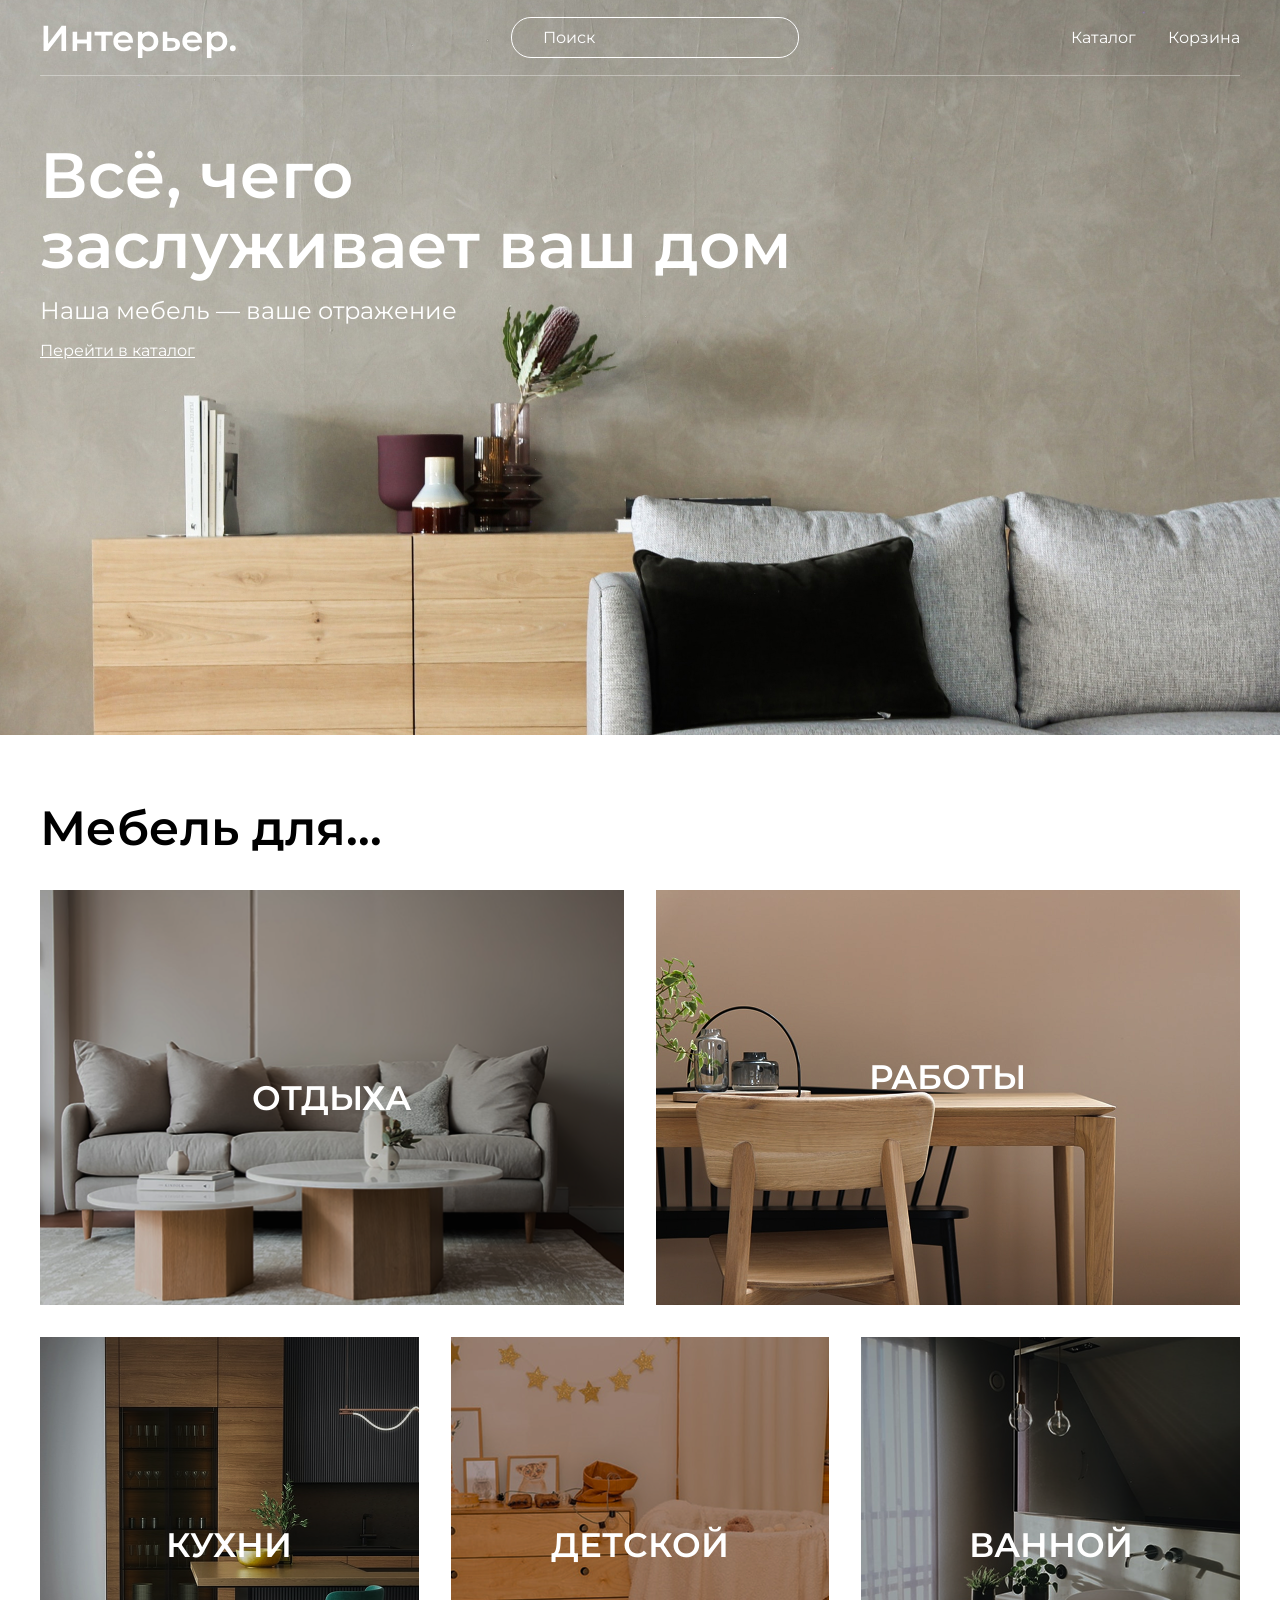
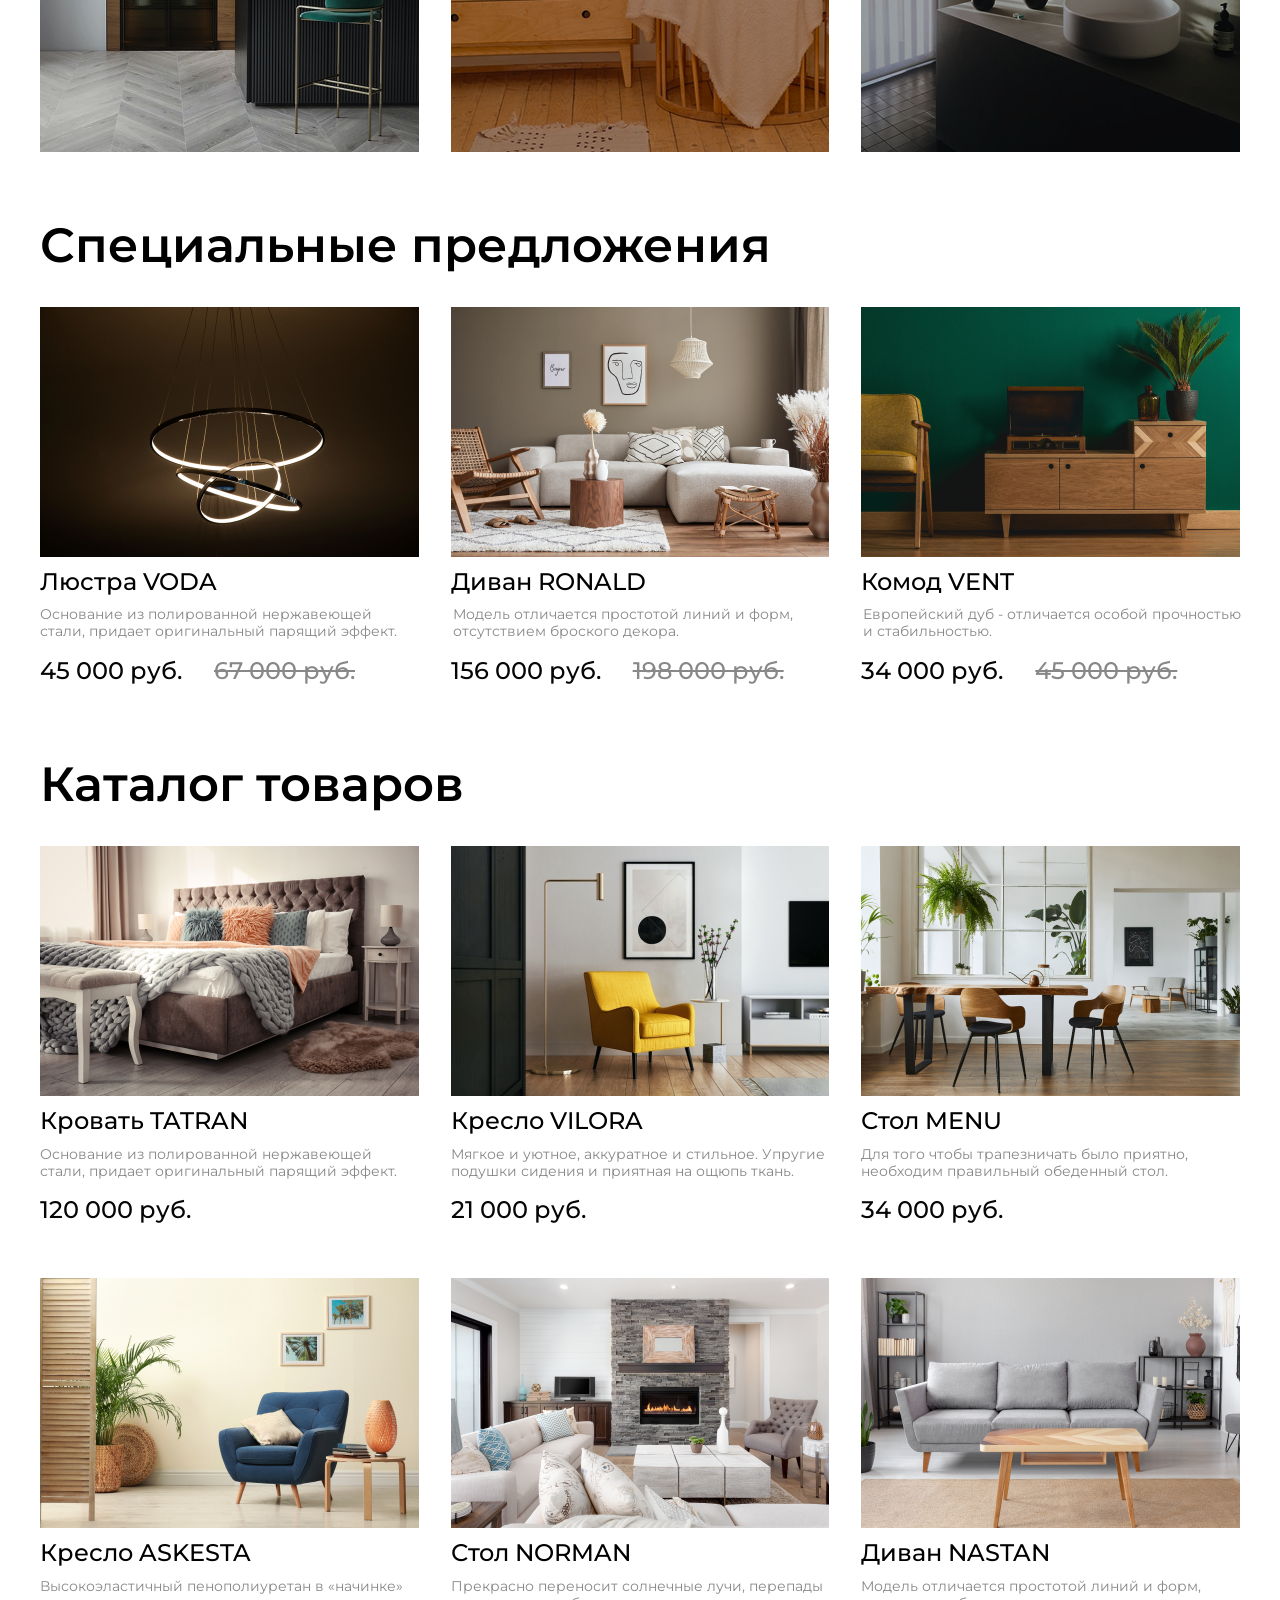
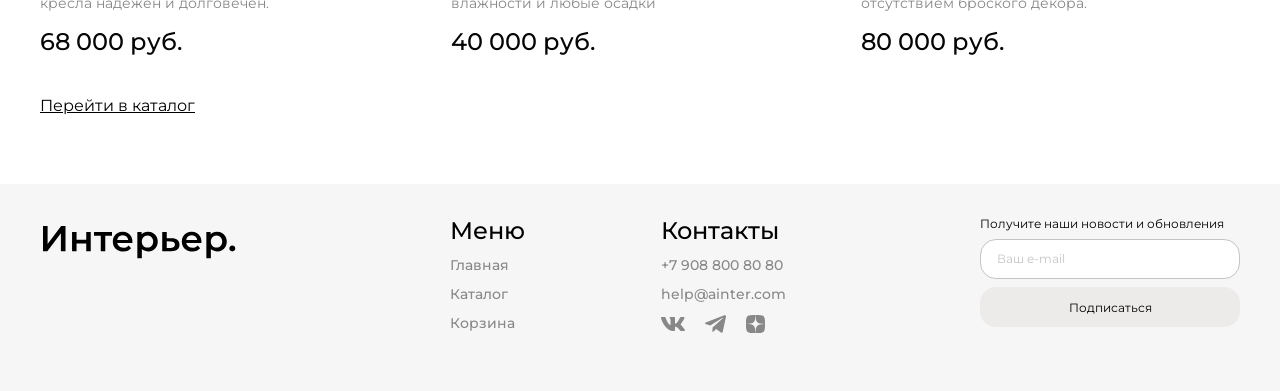
<file: index.html>
<!DOCTYPE html>
<html lang="ru">
<head>
    <meta charset="UTF-8">
    <meta name="viewport" content="width=device-width, initial-scale=1.0">
    <title>Document</title>

    <link rel="preconnect" href="https://fonts.googleapis.com">
<link rel="preconnect" href="https://fonts.gstatic.com" crossorigin>
<link href="https://fonts.googleapis.com/css2?family=Montserrat:ital,wght@0,100..900;1,100..900&display=swap" rel="stylesheet">
    <link rel="stylesheet" href="style.css">
</head>

<body class="page">
    <div class="top center">
    <header class="header">
        <img class="header__logo" src="img/logo.svg" alt="Логотип">
        <input class="header__search" type="text" placeholder="Поиск">
        <div class="menu"> <!-- Добавил див и сласс меню -->
        <nav class="header__nav" >
            <ul class="header__list">
                <li class="header__item">
                    <a class="header__link" href="catalog.html">Каталог</a>
                </li>
                <li class="header__item">
                    <a class="header__link" href="cart.html">Корзина</a>
                </li>
            </ul>
        </nav>
        </div> <!--закрыл див меню-->
        <div class="menu-mobil">
            <a href="#"><svg width="16" height="16" viewBox="0 0 16 16" fill="none" xmlns="http://www.w3.org/2000/svg">
<path d="M6.33569 0.103333C7.97081 0.0528479 9.56397 0.626612 10.7908 1.7088C12.0177 2.79117 12.7864 4.30064 12.9402 5.9295C13.0911 7.52844 12.6358 9.12315 11.6707 10.4041L15.0046 13.7371C15.0874 13.8199 15.1532 13.9181 15.198 14.0262C15.2428 14.1344 15.2664 14.2508 15.2664 14.368C15.2663 14.4851 15.2428 14.6016 15.198 14.7098C15.1532 14.8179 15.0874 14.9161 15.0046 14.9988C14.9219 15.0816 14.8237 15.1474 14.7156 15.1922C14.6073 15.237 14.4909 15.2596 14.3738 15.2596C14.2566 15.2596 14.1402 15.237 14.032 15.1922C13.9239 15.1474 13.8257 15.0816 13.7429 14.9988L10.4099 11.6649C9.12912 12.6326 7.5328 13.0893 5.93237 12.9393C4.30231 12.7863 2.79181 12.0177 1.70874 10.7899C0.62567 9.56202 0.0515812 7.9673 0.103271 6.33087C0.155085 4.69428 0.829358 3.13824 1.98804 1.98126C3.14566 0.82533 4.70053 0.153931 6.33569 0.103333ZM6.54565 1.909C5.31897 1.91399 4.14353 2.40292 3.27612 3.27032C2.40875 4.13773 1.91979 5.31319 1.91479 6.53986C1.90986 7.76646 2.3895 8.94574 3.24976 9.82013C3.68015 10.2575 4.19306 10.6052 4.75854 10.8436C5.32421 11.0819 5.93183 11.2063 6.54565 11.2088C7.15929 11.2113 7.76729 11.0918 8.33472 10.8582C8.90228 10.6245 9.41826 10.2805 9.85229 9.8465C10.2863 9.41245 10.6303 8.8965 10.864 8.32892C11.0977 7.76149 11.2171 7.1535 11.2146 6.53986C11.2121 5.92603 11.0877 5.31841 10.8494 4.75275C10.611 4.18724 10.2633 3.67437 9.82593 3.24396C8.95152 2.38368 7.77229 1.90404 6.54565 1.909Z" fill="white" stroke="white" stroke-width="0.2"/>
</svg>
</a>
            <a href="catalog.html"><svg width="20" height="20" viewBox="0 0 20 20" fill="none" xmlns="http://www.w3.org/2000/svg">
<rect width="4.57143" height="4.57143" fill="white"/>
<rect y="7.31427" width="4.57143" height="4.57143" fill="white"/>
<rect y="14.6285" width="4.57143" height="4.57143" fill="white"/>
<rect x="7.31348" y="7.31427" width="4.57143" height="4.57143" fill="white"/>
<rect x="7.31348" y="14.6285" width="4.57143" height="4.57143" fill="white"/>
<rect x="7.31348" width="4.57143" height="4.57143" fill="white"/>
<rect x="14.6279" y="7.31427" width="4.57143" height="4.57143" fill="white"/>
<rect x="14.6279" y="14.6285" width="4.57143" height="4.57143" fill="white"/>
<rect x="14.6279" width="4.57143" height="4.57143" fill="white"/>
</svg>
</a>
            <a href="cart.html"><svg width="25" height="25" viewBox="0 0 25 25" fill="none" xmlns="http://www.w3.org/2000/svg">
<path d="M14.5834 20.8333C15.1359 20.8333 15.6658 20.6138 16.0566 20.2231C16.4473 19.8324 16.6667 19.3025 16.6667 18.75C16.6667 18.1975 16.4473 17.6676 16.0566 17.2768C15.6658 16.8861 15.1359 16.6667 14.5834 16.6667C14.0309 16.6667 13.501 16.8861 13.1103 17.2768C12.7196 17.6676 12.5001 18.1975 12.5001 18.75C12.5001 19.3025 12.7196 19.8324 13.1103 20.2231C13.501 20.6138 14.0309 20.8333 14.5834 20.8333ZM7.29174 20.8333C7.84428 20.8333 8.37418 20.6138 8.76488 20.2231C9.15558 19.8324 9.37508 19.3025 9.37508 18.75C9.37508 18.1975 9.15558 17.6676 8.76488 17.2768C8.37418 16.8861 7.84428 16.6667 7.29174 16.6667C6.73921 16.6667 6.20931 16.8861 5.81861 17.2768C5.4279 17.6676 5.20841 18.1975 5.20841 18.75C5.20841 19.3025 5.4279 19.8324 5.81861 20.2231C6.20931 20.6138 6.73921 20.8333 7.29174 20.8333ZM20.873 6.16978C21.133 6.16139 21.3796 6.0522 21.5606 5.86528C21.7416 5.67837 21.8428 5.42839 21.8428 5.16822C21.8428 4.90804 21.7416 4.65807 21.5606 4.47115C21.3796 4.28424 21.133 4.17504 20.873 4.16666H19.674C18.7345 4.16666 17.922 4.81874 17.7178 5.73541L16.4126 11.6125C16.2084 12.5292 15.3959 13.1812 14.4563 13.1812H6.63133L5.12924 7.17082H14.8636C15.1212 7.15907 15.3644 7.04847 15.5425 6.86202C15.7206 6.67558 15.82 6.42764 15.82 6.16978C15.82 5.91192 15.7206 5.66398 15.5425 5.47754C15.3644 5.2911 15.1212 5.18049 14.8636 5.16874H5.12924C4.82473 5.16865 4.5242 5.23799 4.25051 5.37148C3.97682 5.50498 3.73716 5.69912 3.54976 5.93914C3.36236 6.17916 3.23215 6.45875 3.16903 6.75665C3.10591 7.05455 3.11154 7.36292 3.1855 7.65832L4.68758 13.6667C4.79586 14.1002 5.046 14.4851 5.39821 14.7601C5.75042 15.0351 6.18447 15.1844 6.63133 15.1844H14.4563C15.368 15.1845 16.2524 14.8737 16.9636 14.3032C17.6748 13.7328 18.1701 12.9368 18.3678 12.0469L19.674 6.16978H20.873Z" fill="white"/>
</svg>
</a>
        </div>
        
    </header>
    <section class="hero">
        <h1 class="hero__title">
            Всё, чего<br>
            заслуживает ваш дом
        </h1>
        <p class="hero__text">
  Наша мебель — ваше отражение
</p>
        <a class="hero__link" href="catalog.html">Перейти в каталог</a>
    </section>
    </div>

    <section class="furniture center">
        <h2 class="furniture__title">Мебель для...</h2>
        <div class="furniture__grid">
            <div class="furniture__item furniture__item_rest">ОТДЫХА</div>
            <div class="furniture__item furniture__item_work">РАБОТЫ</div>
            <div class="furniture__item furniture__item_kitchen">КУХНИ</div>
            <div class="furniture__item furniture__item_kids">ДЕТСКОЙ</div>
            <div class="furniture__item furniture__item_bathroom">ВАННОЙ</div>
        </div>
    </section>

    <section class="special-offer">
        <div class="product-box center">
        <h2 class="special-offer__title">Специальные предложения</h2>

        <div class="special-offer__content">
            <article class="special-offer__card">
        <img class="special-offer__image" src="img/Rectangle 1.png" alt="Люстра VODA">
        <h3 class="special-offer__product-title">Люстра VODA</h3>
        <p class="special-offer__description">
            Основание из полированной нержавеющей стали, придает оригинальный парящий эффект.
        </P>
        <div class="special-offer__prices">
        <p class="special-offer__price-new">45 000 руб.</p>
        <p class="special-offer__price-old">67 000 руб.</p>
        </div>
        </article>

        <article class="special-offer__card">

        <img class="special-offer__image" src="img/Rectangle 2.png" alt="Диван RONALD">
        <h3 class="special-offer__product-title">Диван RONALD</h3>
        <p class="special-offer__description">
            Модель отличается простотой линий и форм, отсутствием броского декора.
        </P>

        <div class="special-offer__prices">

        <p class="special-offer__price-new">156 000 руб.</p>
        <p class="special-offer__price-old">198 000 руб.</p>
        </div>
        </article>

       <article class="special-offer__card">
        <img class="special-offer__image" src="img/Rectangle 3.png" alt="Комод VENT">
        <h3 class="special-offer__product-title">Комод VENT</h3>
        <p class="special-offer__description">
           Европейский дуб - отличается особой прочностью и стабильностью.
        </P>

        <div class="special-offer__prices">

        <p class="special-offer__price-new">34 000 руб.</p>
        <p class="special-offer__price-old">45 000 руб.</p>
        </div>
        </article>
    </div>
    </div>
    </section>

    <section class="catalog">
        <div class="product-box center">
        <h2 class="catalog__title">Каталог товаров</h2>
        <div class="catalog__content">
        <article class="catalog__card">
            <img class="catalog__image" src="img/Rectangle 22.png" alt="Кровать TATRAN">
            <h3 class="catalog__product-title">
                Кровать TATRAN
            </h3>
            <p class="catalog__description">
            Основание из полированной нержавеющей стали, придает оригинальный парящий эффект.
            </p>
            <p class="catalog__price">120 000 руб.
            </p>
        </article>
        <article class="catalog__card">
            <img class="catalog__image" src="img/Rectangle 27.png" alt="Кресло VILORA">
            <h3 class="catalog__product-title">
                Кресло VILORA
            </h3>
            <p class="catalog__description">
            Мягкое и уютное, аккуратное и стильное. 
            Упругие подушки сидения и приятная на ощюпь ткань.
            </p>
            <p class="catalog__price">21 000 руб.
            </p>
        </article>
        <article class="catalog__card">
            <img class="catalog__image" src="img/Rectangle 24.png" alt="Стол MENU">
            <h3 class="catalog__product-title">
                Стол MENU
            </h3>
            <p class="catalog__description">
           Для того чтобы трапезничать было приятно, необходим правильный обеденный стол.
            </p>
            <p class="catalog__price">34 000 руб.
            </p>
        </article>
        <article class="catalog__card">
            <img class="catalog__image" src="img/Rectangle 23.png" alt="Кресло ASKESTA">
            <h3 class="catalog__product-title">
                Кресло ASKESTA
            </h3>
            <p class="catalog__description">
            Высокоэластичный пенополиуретан в «начинке» кресла надежен и долговечен.
            </p>
            <p class="catalog__price">68 000 руб.
            </p>
        </article>
        <article class="catalog__card">
            <img class="catalog__image" src="img/Rectangle 25.png" alt="Стол NORMAN">
            <h3 class="catalog__product-title">
                Стол NORMAN
            </h3>
            <p class="catalog__description">
           Прекрасно переносит солнечные лучи, перепады влажности и любые осадки
            </p>
            <p class="catalog__price">40 000 руб.
            </p>
        </article>
        <article class="catalog__card">
            <img class="catalog__image" src="img/Rectangle 26.png" alt="Диван NASTAN">
            <h3 class="catalog__product-title">
                Диван NASTAN
            </h3>
            <p class="catalog__description">
            Модель отличается простотой линий и форм, отсутствием броского декора. 
            </p>
            <p class="catalog__price">80 000 руб.
            </p>
        </article>
        </div>
        <div class="catalog__link-box">
            <a class="catalog__link" href="catalog.html"> Перейти в каталог</a>
        </div>
        </div>
    </section>
    <footer class="footer">
        <div class="footer__inner center">
        <div class="footer__column footer__column--logo">
        <img class="footer__logo" src="img/Интерьер.svg" alt="Интерер">
        </div>
        <div class="footer__content">   
        <div class="footer__column footer__column--menu">
        <h4 class="footer__title">Меню</h4>
        <nav class="footer__nav" >
            <ul class="footer__list" >
                <li class="footer__item" >
                    <a class="footer__link" href="index.html">Главная</a>
                </li>
                <li class="footer__item">
                    <a class="footer__link" href="catalog.html">Каталог</a>
                </li>
                <li class="footer__item">
                    <a class="footer__link" href="cart.html">Корзина</a>
                </li>
            </ul>
        </nav>
        </div>
        <div class="footer__column footer__column--contacts">
            <div class="footer__info" >
        <h4 class="footer__title">Контакты</h4>
        <a class="footer__contact" href="tel:+7 908 800 80 80"> +7 908 800 80 80</a>
        <a class="footer__contact" href="mailto:help@ainter.com">help@ainter.com</a>
        </div>

        <div class="footer__socials">

        <a class="footer__social-linc" href="#">
            <img class="footer__social-icon" src="img/vk.svg" alt="Вконтакте"></a>
        <a class="footer__social-linc" href="#">
            <img class="footer__social-icon" src="img/telegram.svg" alt="Telegram"></a>
        <a class="footer__social-link" href="#">
            <img class="footer__social-icon" src="img/dzen.svg" alt="Дзен"></a>
            </div>
        </div>

        <div class="footer__column footer__column--form">
        <form class="footer__form" >
            <p class="footer__form-text">Получите наши новости и обновления</p>
            <input class="footer__email" type="email" placeholder="Ваш e-mail">
            <button class="footer__button">Подписаться</button>
        </form>
        </div>
        </div>
        </div>
    </footer>
</body>
</file>
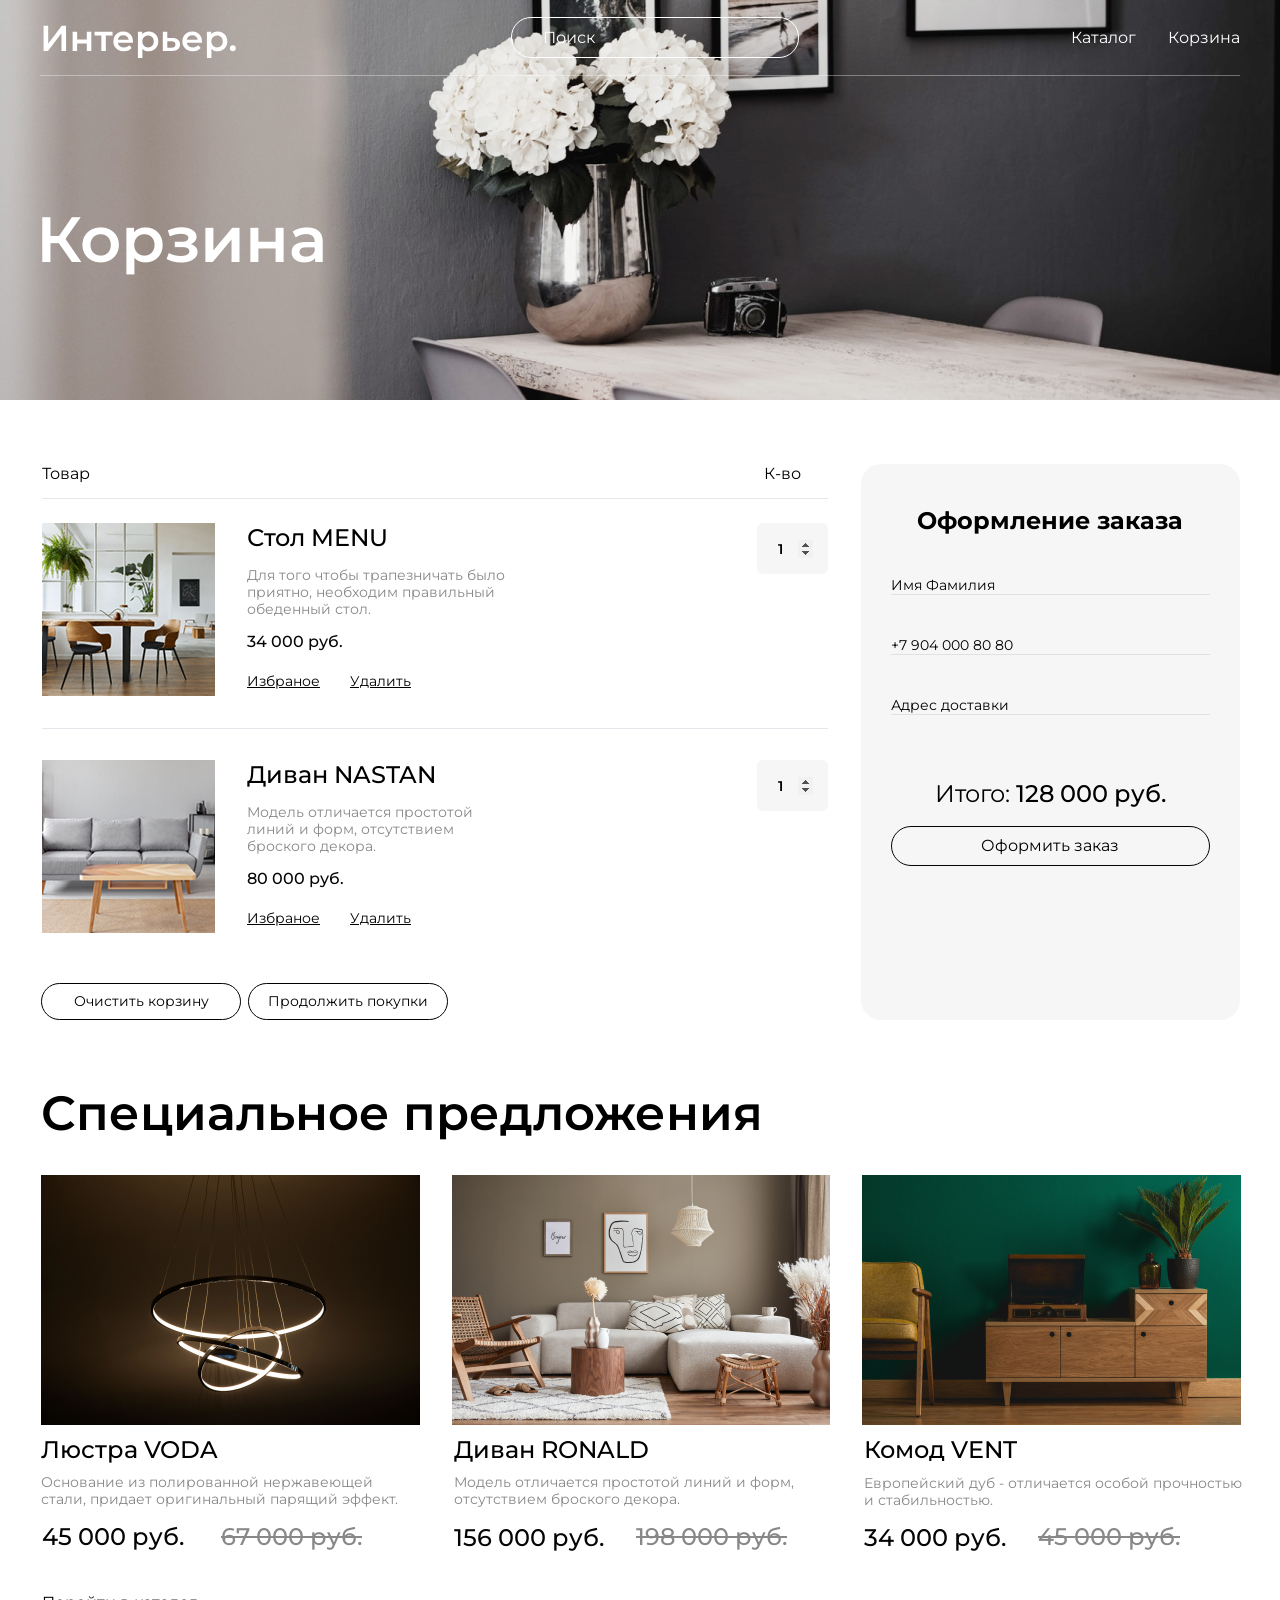
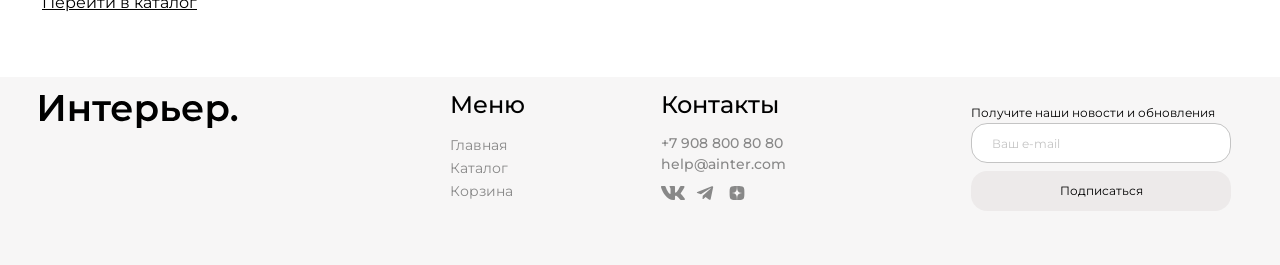
<file: cart.html>
<!DOCTYPE html>
<html lang="ru">
<head>
    <meta charset="UTF-8">
    <meta name="viewport" content="width=device-width, initial-scale=1.0">
    <title>Document</title>

    <link rel="preconnect" href="https://fonts.googleapis.com">
<link rel="preconnect" href="https://fonts.gstatic.com" crossorigin>
<link href="https://fonts.googleapis.com/css2?family=Montserrat:ital,wght@0,100..900;1,100..900&display=swap" rel="stylesheet">
    <link rel="stylesheet" href="style.css">
</head>

<body>
    <div class="top-cart center">

    <header class="header">
        <img class="header__logo" src="img/logo.svg" alt="Логотип">
        <input class="header__search" type="text" placeholder="Поиск">

        <div class="menu">
        <nav class="header__nav" >
            <ul class="header__list">
                <li class="header__item">
                    <a class="header__link" href="catalog.html">Каталог</a>
                </li>
                <li class="header__item">
                    <a class="header__link" href="cart.html">Корзина</a>
                </li>
            </ul>
        </nav>
        </div>
        <div class="menu-mobil">
            <a href="#"><svg width="16" height="16" viewBox="0 0 16 16" fill="none" xmlns="http://www.w3.org/2000/svg">
<path d="M6.33569 0.103333C7.97081 0.0528479 9.56397 0.626612 10.7908 1.7088C12.0177 2.79117 12.7864 4.30064 12.9402 5.9295C13.0911 7.52844 12.6358 9.12315 11.6707 10.4041L15.0046 13.7371C15.0874 13.8199 15.1532 13.9181 15.198 14.0262C15.2428 14.1344 15.2664 14.2508 15.2664 14.368C15.2663 14.4851 15.2428 14.6016 15.198 14.7098C15.1532 14.8179 15.0874 14.9161 15.0046 14.9988C14.9219 15.0816 14.8237 15.1474 14.7156 15.1922C14.6073 15.237 14.4909 15.2596 14.3738 15.2596C14.2566 15.2596 14.1402 15.237 14.032 15.1922C13.9239 15.1474 13.8257 15.0816 13.7429 14.9988L10.4099 11.6649C9.12912 12.6326 7.5328 13.0893 5.93237 12.9393C4.30231 12.7863 2.79181 12.0177 1.70874 10.7899C0.62567 9.56202 0.0515812 7.9673 0.103271 6.33087C0.155085 4.69428 0.829358 3.13824 1.98804 1.98126C3.14566 0.82533 4.70053 0.153931 6.33569 0.103333ZM6.54565 1.909C5.31897 1.91399 4.14353 2.40292 3.27612 3.27032C2.40875 4.13773 1.91979 5.31319 1.91479 6.53986C1.90986 7.76646 2.3895 8.94574 3.24976 9.82013C3.68015 10.2575 4.19306 10.6052 4.75854 10.8436C5.32421 11.0819 5.93183 11.2063 6.54565 11.2088C7.15929 11.2113 7.76729 11.0918 8.33472 10.8582C8.90228 10.6245 9.41826 10.2805 9.85229 9.8465C10.2863 9.41245 10.6303 8.8965 10.864 8.32892C11.0977 7.76149 11.2171 7.1535 11.2146 6.53986C11.2121 5.92603 11.0877 5.31841 10.8494 4.75275C10.611 4.18724 10.2633 3.67437 9.82593 3.24396C8.95152 2.38368 7.77229 1.90404 6.54565 1.909Z" fill="white" stroke="white" stroke-width="0.2"/>
</svg>
</a>
            <a href="catalog.html"><svg width="20" height="20" viewBox="0 0 20 20" fill="none" xmlns="http://www.w3.org/2000/svg">
<rect width="4.57143" height="4.57143" fill="white"/>
<rect y="7.31427" width="4.57143" height="4.57143" fill="white"/>
<rect y="14.6285" width="4.57143" height="4.57143" fill="white"/>
<rect x="7.31348" y="7.31427" width="4.57143" height="4.57143" fill="white"/>
<rect x="7.31348" y="14.6285" width="4.57143" height="4.57143" fill="white"/>
<rect x="7.31348" width="4.57143" height="4.57143" fill="white"/>
<rect x="14.6279" y="7.31427" width="4.57143" height="4.57143" fill="white"/>
<rect x="14.6279" y="14.6285" width="4.57143" height="4.57143" fill="white"/>
<rect x="14.6279" width="4.57143" height="4.57143" fill="white"/>
</svg>
</a>
            <a href="cart.html"><svg width="25" height="25" viewBox="0 0 25 25" fill="none" xmlns="http://www.w3.org/2000/svg">
<path d="M14.5834 20.8333C15.1359 20.8333 15.6658 20.6138 16.0566 20.2231C16.4473 19.8324 16.6667 19.3025 16.6667 18.75C16.6667 18.1975 16.4473 17.6676 16.0566 17.2768C15.6658 16.8861 15.1359 16.6667 14.5834 16.6667C14.0309 16.6667 13.501 16.8861 13.1103 17.2768C12.7196 17.6676 12.5001 18.1975 12.5001 18.75C12.5001 19.3025 12.7196 19.8324 13.1103 20.2231C13.501 20.6138 14.0309 20.8333 14.5834 20.8333ZM7.29174 20.8333C7.84428 20.8333 8.37418 20.6138 8.76488 20.2231C9.15558 19.8324 9.37508 19.3025 9.37508 18.75C9.37508 18.1975 9.15558 17.6676 8.76488 17.2768C8.37418 16.8861 7.84428 16.6667 7.29174 16.6667C6.73921 16.6667 6.20931 16.8861 5.81861 17.2768C5.4279 17.6676 5.20841 18.1975 5.20841 18.75C5.20841 19.3025 5.4279 19.8324 5.81861 20.2231C6.20931 20.6138 6.73921 20.8333 7.29174 20.8333ZM20.873 6.16978C21.133 6.16139 21.3796 6.0522 21.5606 5.86528C21.7416 5.67837 21.8428 5.42839 21.8428 5.16822C21.8428 4.90804 21.7416 4.65807 21.5606 4.47115C21.3796 4.28424 21.133 4.17504 20.873 4.16666H19.674C18.7345 4.16666 17.922 4.81874 17.7178 5.73541L16.4126 11.6125C16.2084 12.5292 15.3959 13.1812 14.4563 13.1812H6.63133L5.12924 7.17082H14.8636C15.1212 7.15907 15.3644 7.04847 15.5425 6.86202C15.7206 6.67558 15.82 6.42764 15.82 6.16978C15.82 5.91192 15.7206 5.66398 15.5425 5.47754C15.3644 5.2911 15.1212 5.18049 14.8636 5.16874H5.12924C4.82473 5.16865 4.5242 5.23799 4.25051 5.37148C3.97682 5.50498 3.73716 5.69912 3.54976 5.93914C3.36236 6.17916 3.23215 6.45875 3.16903 6.75665C3.10591 7.05455 3.11154 7.36292 3.1855 7.65832L4.68758 13.6667C4.79586 14.1002 5.046 14.4851 5.39821 14.7601C5.75042 15.0351 6.18447 15.1844 6.63133 15.1844H14.4563C15.368 15.1845 16.2524 14.8737 16.9636 14.3032C17.6748 13.7328 18.1701 12.9368 18.3678 12.0469L19.674 6.16978H20.873Z" fill="white"/>
</svg>
</a>
        </div>
    </header>
    <h1 class="heading-big">Корзина</h1>
    </div>
    <div class="cart center">
        <div class="cart__content">
          <div class="cart__name-box">
            <p>Товар</p>
            <p>К-во</p>
          </div>
            <div class="cart__item">
                <div class="cart__left">
                    <img class="cart__img" src="img/cart1.jpg" alt="cart image">
                    <div class="cart__info">
                        <h4>Стол MENU</h4>
                        <p class="cart__description">Для того чтобы трапезничать было приятно, необходим правильный обеденный стол.</p>
                        <p class="cart__price">34 000 руб.</p>
                        <div class="cart__link-box">
                         <a href="#">Избраное</a>
                         <a href="#">Удалить</a>   
                        </div>
                    </div>
                </div>

                <input class="cart__quantity" type="number" value="1" min="1">
            </div>

            <div class="cart__item">
                <div class="cart__left">
                    <img class="cart__img" src="img/cart2.jpg" alt="cart image">
                    <div class="cart__info">
                        <h4>Диван NASTAN</h4>
                        <p class="cart__description">Модель отличается простотой линий и форм, отсутствием броского декора. </p>
                        <p class="cart__price">80 000 руб.</p>
                        <div class="cart__link-box">
                         <a href="#">Избраное</a>
                         <a href="#">Удалить</a>   
                        </div>
                    </div>
                </div>

                <input class="cart__quantity" type="number" value="1" min="1">
            </div>
            <div class="cart__actions">
  <button class="cart__action-button" type="button">
    Очистить корзину
  </button>

  <a class="cart__action-button" href="catalog.html">
    Продолжить покупки
  </a>
</div> 
        </div>
        
        <form class="cart__form">
            <h3>Оформление заказа</h3>
            <input type="text" placeholder="Имя Фамилия">
            <input type="tel" placeholder="+7 904 000 80 80">
            <input type="text" placeholder="Адрес доставки">

            <p class="cart__total">
                Итого: <span class="cart__total-price">128 000 руб.</span>
            </p>
            <button type="submit" class="cart__button">Оформить заказ</button>
        </form>
        </div>
                   
       <section class="special-offer">
        <div class="product-box center">
        <h2 class="special-offer__title">Специальное предложения</h2>

        <div class="special-offer__content">
            <article class="special-offer__card">
        <img class="special-offer__image" src="img/Rectangle 1.png" alt="Люстра VODA">
        <h3 class="special-offer__product-title">Люстра VODA</h3>
        <p class="special-offer__description">
            Основание из полированной нержавеющей стали, придает оригинальный парящий эффект.
        </P>
        <div class="special-offer__prices">
        <p class="special-offer__price-new">45 000 руб.</p>
        <p class="special-offer__price-old">67 000 руб.</p>
        </div>
        </article>

        <article class="special-offer__card">

        <img class="special-offer__image" src="img/Rectangle 2.png" alt="Диван RONALD">
        <h3 class="special-offer__product-title">Диван RONALD</h3>
        <p class="special-offer__description">
            Модель отличается простотой линий и форм, отсутствием броского декора.
        </P>

        <div class="special-offer__prices">

        <p class="special-offer__price-new">156 000 руб.</p>
        <p class="special-offer__price-old">198 000 руб.</p>
        </div>
        </article>

       <article class="special-offer__card">
        <img class="special-offer__image" src="img/Rectangle 3.png" alt="Комод VENT">
        <h3 class="special-offer__product-title">Комод VENT</h3>
        <p class="special-offer__description">
           Европейский дуб - отличается особой прочностью и стабильностью.
        </P>

        <div class="special-offer__prices">

        <p class="special-offer__price-new">34 000 руб.</p>
        <p class="special-offer__price-old">45 000 руб.</p>
        </div>
        </article>
    </div>
    <div class="special-offer__link-box">
        <a
          class="special-offer__catalog-link"
          href="catalog.html"
        >
          Перейти в каталог
        </a>
      </div>
    </div>
    
    </section>

       <footer class="footer">
        <div class="footer__inner center">
        <div class="footer__column footer__column--logo">
        <img class="footer__logo" src="img/Интерьер.svg" alt="Интерер">
        </div>
        <div class="footer__content">   
        <div class="footer__column footer__column--menu">
        <h4 class="footer__title">Меню</h4>
        <nav class="footer__nav" >
            <ul class="footer__list" >
                <li class="footer__item" >
                    <a class="footer__link" href="index.html">Главная</a>
                </li>
                <li class="footer__item">
                    <a class="footer__link" href="catalog.html">Каталог</a>
                </li>
                <li class="footer__item">
                    <a class="footer__link" href="cart.html">Корзина</a>
                </li>
            </ul>
        </nav>
        </div>
        <div class="footer__column footer__column--contacts">
            <div class="footer__info" >
        <h4 class="footer__title">Контакты</h4>
        <a class="footer__contact" href="tel:+7 908 800 80 80"> +7 908 800 80 80</a>
        <a class="footer__contact" href="mailto:help@ainter.com">help@ainter.com</a>
        </div>

        <div class="footer__socials">

        <a class="footer__social-linc" href="#">
            <img class="footer__social-icon" src="img/vk.svg" alt="Вконтакте"></a>
        <a class="footer__social-linc" href="#">
            <img class="footer__social-icon" src="img/telegram.svg" alt="Telegram"></a>
        <a class="footer__social-link" href="#">
            <img class="footer__social-icon" src="img/dzen.svg" alt="Дзен"></a>
            </div>
        </div>

        <div class="footer__column footer__column--form">
        <form class="footer__form" >
            <p class="footer__form-text">Получите наши новости и обновления</p>
            <input class="footer__email" type="email" placeholder="Ваш e-mail">
            <button class="footer__button">Подписаться</button>
        </form>
        </div>
        </div>
        </div>
    </footer>
</body>
</file>
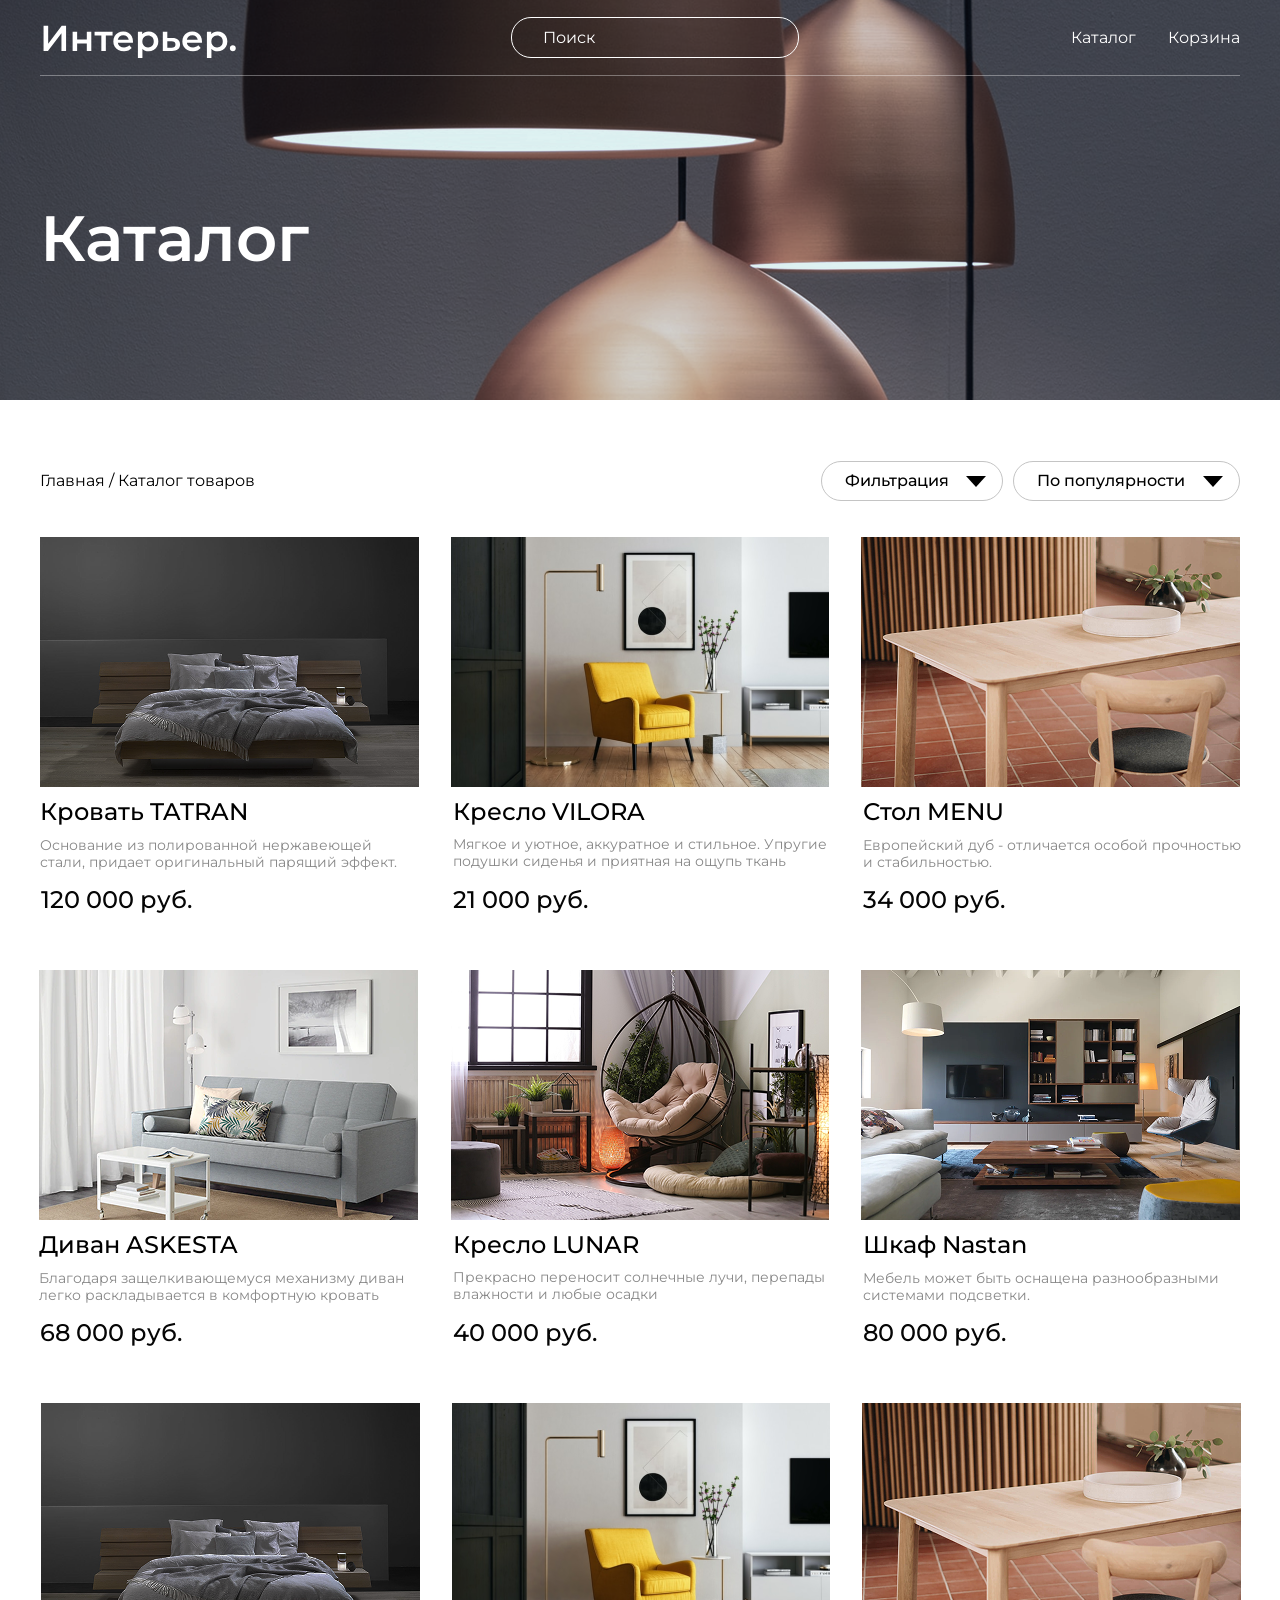
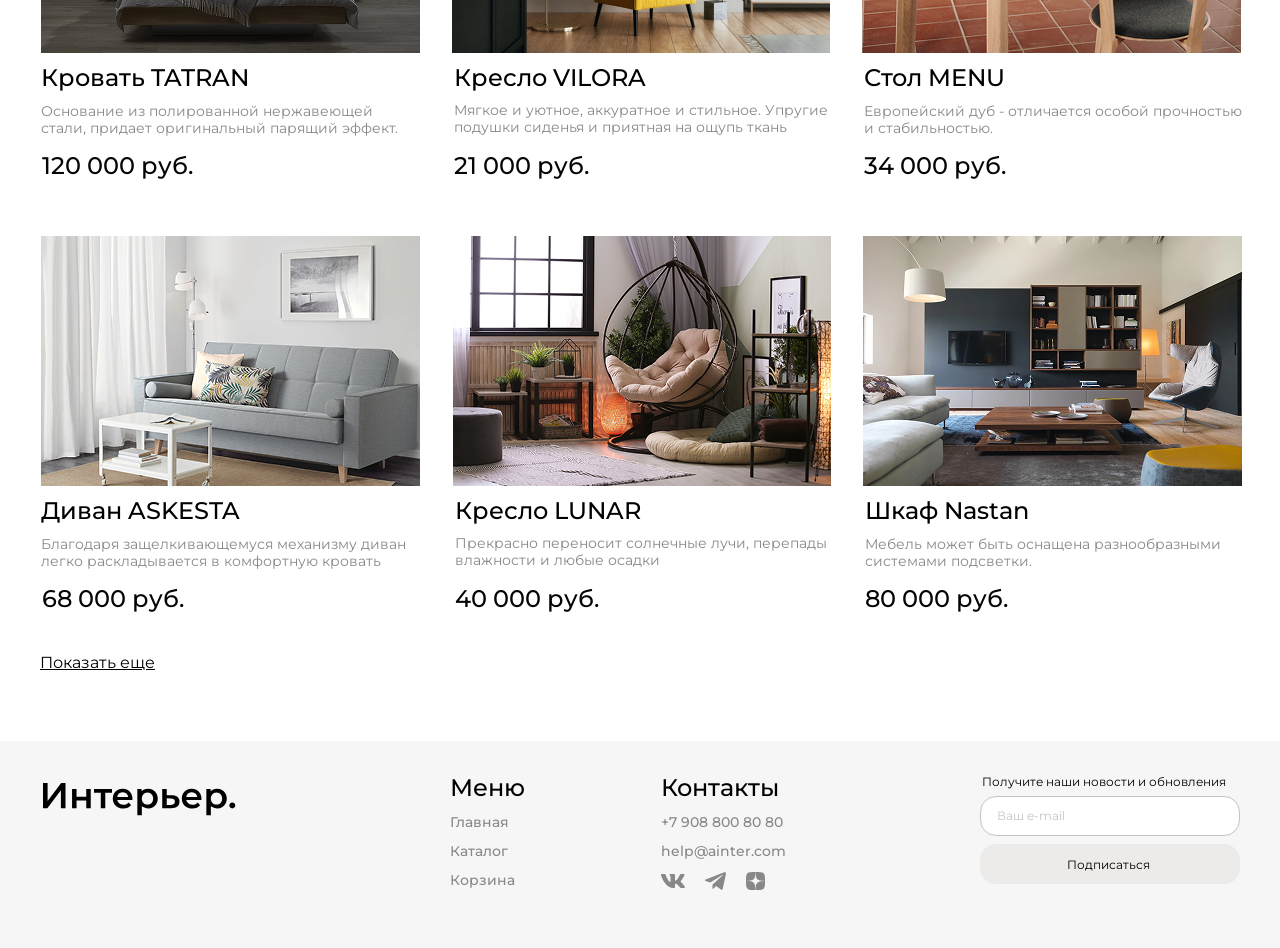
<file: catalog.html>
<!DOCTYPE html>
<html lang="ru">
<head>
    <meta charset="UTF-8">
    <meta name="viewport" content="width=device-width, initial-scale=1.0">
    <title>Document</title>

    <link rel="preconnect" href="https://fonts.googleapis.com">
<link rel="preconnect" href="https://fonts.gstatic.com" crossorigin>
<link href="https://fonts.googleapis.com/css2?family=Montserrat:ital,wght@0,100..900;1,100..900&display=swap" rel="stylesheet">
    <link rel="stylesheet" href="style.css">
</head>
<body class="page">
    <div class="catalog-top center">
   <header class="header">
        <img class="header__logo" src="img/logo.svg" alt="Логотип">

        <input class="header__search" type="text" placeholder="Поиск">
        <div class="menu">
        <nav class="header__nav" >
            <ul class="header__list" >
                <li class="header__item" >
                    <a class="header__link" href="catalog.html">Каталог</a>
                </li>
                <li class="header__item">
                    <a class="header__link" href="cart.html">Корзина</a>
                </li>
            </ul>
        </nav>
        </div>
        <div class="menu-mobil">
            <a href="#"><svg width="16" height="16" viewBox="0 0 16 16" fill="none" xmlns="http://www.w3.org/2000/svg">
<path d="M6.33569 0.103333C7.97081 0.0528479 9.56397 0.626612 10.7908 1.7088C12.0177 2.79117 12.7864 4.30064 12.9402 5.9295C13.0911 7.52844 12.6358 9.12315 11.6707 10.4041L15.0046 13.7371C15.0874 13.8199 15.1532 13.9181 15.198 14.0262C15.2428 14.1344 15.2664 14.2508 15.2664 14.368C15.2663 14.4851 15.2428 14.6016 15.198 14.7098C15.1532 14.8179 15.0874 14.9161 15.0046 14.9988C14.9219 15.0816 14.8237 15.1474 14.7156 15.1922C14.6073 15.237 14.4909 15.2596 14.3738 15.2596C14.2566 15.2596 14.1402 15.237 14.032 15.1922C13.9239 15.1474 13.8257 15.0816 13.7429 14.9988L10.4099 11.6649C9.12912 12.6326 7.5328 13.0893 5.93237 12.9393C4.30231 12.7863 2.79181 12.0177 1.70874 10.7899C0.62567 9.56202 0.0515812 7.9673 0.103271 6.33087C0.155085 4.69428 0.829358 3.13824 1.98804 1.98126C3.14566 0.82533 4.70053 0.153931 6.33569 0.103333ZM6.54565 1.909C5.31897 1.91399 4.14353 2.40292 3.27612 3.27032C2.40875 4.13773 1.91979 5.31319 1.91479 6.53986C1.90986 7.76646 2.3895 8.94574 3.24976 9.82013C3.68015 10.2575 4.19306 10.6052 4.75854 10.8436C5.32421 11.0819 5.93183 11.2063 6.54565 11.2088C7.15929 11.2113 7.76729 11.0918 8.33472 10.8582C8.90228 10.6245 9.41826 10.2805 9.85229 9.8465C10.2863 9.41245 10.6303 8.8965 10.864 8.32892C11.0977 7.76149 11.2171 7.1535 11.2146 6.53986C11.2121 5.92603 11.0877 5.31841 10.8494 4.75275C10.611 4.18724 10.2633 3.67437 9.82593 3.24396C8.95152 2.38368 7.77229 1.90404 6.54565 1.909Z" fill="white" stroke="white" stroke-width="0.2"/>
</svg>
</a>
            <a href="catalog.html"><svg width="20" height="20" viewBox="0 0 20 20" fill="none" xmlns="http://www.w3.org/2000/svg">
<rect width="4.57143" height="4.57143" fill="white"/>
<rect y="7.31427" width="4.57143" height="4.57143" fill="white"/>
<rect y="14.6285" width="4.57143" height="4.57143" fill="white"/>
<rect x="7.31348" y="7.31427" width="4.57143" height="4.57143" fill="white"/>
<rect x="7.31348" y="14.6285" width="4.57143" height="4.57143" fill="white"/>
<rect x="7.31348" width="4.57143" height="4.57143" fill="white"/>
<rect x="14.6279" y="7.31427" width="4.57143" height="4.57143" fill="white"/>
<rect x="14.6279" y="14.6285" width="4.57143" height="4.57143" fill="white"/>
<rect x="14.6279" width="4.57143" height="4.57143" fill="white"/>
</svg>
</a>
            <a href="cart.html"><svg width="25" height="25" viewBox="0 0 25 25" fill="none" xmlns="http://www.w3.org/2000/svg">
<path d="M14.5834 20.8333C15.1359 20.8333 15.6658 20.6138 16.0566 20.2231C16.4473 19.8324 16.6667 19.3025 16.6667 18.75C16.6667 18.1975 16.4473 17.6676 16.0566 17.2768C15.6658 16.8861 15.1359 16.6667 14.5834 16.6667C14.0309 16.6667 13.501 16.8861 13.1103 17.2768C12.7196 17.6676 12.5001 18.1975 12.5001 18.75C12.5001 19.3025 12.7196 19.8324 13.1103 20.2231C13.501 20.6138 14.0309 20.8333 14.5834 20.8333ZM7.29174 20.8333C7.84428 20.8333 8.37418 20.6138 8.76488 20.2231C9.15558 19.8324 9.37508 19.3025 9.37508 18.75C9.37508 18.1975 9.15558 17.6676 8.76488 17.2768C8.37418 16.8861 7.84428 16.6667 7.29174 16.6667C6.73921 16.6667 6.20931 16.8861 5.81861 17.2768C5.4279 17.6676 5.20841 18.1975 5.20841 18.75C5.20841 19.3025 5.4279 19.8324 5.81861 20.2231C6.20931 20.6138 6.73921 20.8333 7.29174 20.8333ZM20.873 6.16978C21.133 6.16139 21.3796 6.0522 21.5606 5.86528C21.7416 5.67837 21.8428 5.42839 21.8428 5.16822C21.8428 4.90804 21.7416 4.65807 21.5606 4.47115C21.3796 4.28424 21.133 4.17504 20.873 4.16666H19.674C18.7345 4.16666 17.922 4.81874 17.7178 5.73541L16.4126 11.6125C16.2084 12.5292 15.3959 13.1812 14.4563 13.1812H6.63133L5.12924 7.17082H14.8636C15.1212 7.15907 15.3644 7.04847 15.5425 6.86202C15.7206 6.67558 15.82 6.42764 15.82 6.16978C15.82 5.91192 15.7206 5.66398 15.5425 5.47754C15.3644 5.2911 15.1212 5.18049 14.8636 5.16874H5.12924C4.82473 5.16865 4.5242 5.23799 4.25051 5.37148C3.97682 5.50498 3.73716 5.69912 3.54976 5.93914C3.36236 6.17916 3.23215 6.45875 3.16903 6.75665C3.10591 7.05455 3.11154 7.36292 3.1855 7.65832L4.68758 13.6667C4.79586 14.1002 5.046 14.4851 5.39821 14.7601C5.75042 15.0351 6.18447 15.1844 6.63133 15.1844H14.4563C15.368 15.1845 16.2524 14.8737 16.9636 14.3032C17.6748 13.7328 18.1701 12.9368 18.3678 12.0469L19.674 6.16978H20.873Z" fill="white"/>
</svg>
</a>
        </div>

    </header>
    
    <section  class="catalog-hero">
         <h1 class="catalog-hero__title">Каталог</h1>
    </section>
    </div>
    <section class="catalog">
        <div class="catalog__controls">
        <div class="catalog__breadcrumbs">Главная / Каталог товаров
        </div>

        <div class="catalog__filter">
            <details class="catalog__filter-details">

        <summary class="catalog__filter-button" 
        >
        Фильтрация</summary>

        <form class="catalog__filter-form" 
        id="catalog-filter"
        action="#" 
        method="get">
            <div class="catalog__filter-content">

        <fieldset class="catalog__fieldset">
            <legend class="catalog__legend">Сроки доставки</legend>

            <div class="catalog__radio">
                <input 
               class="catalog__radio-input" 
               type="radio"
               id="delivery-any"
               name="delivery-time"
               value="any"
               checked>
               <label class="catalog__radio-label"  for="delivery-any">Неважно</label>
            </div>

            <div class="catalog__radio">
                <input 
               class="catalog__radio-input" 
               type="radio"
               id="delivery-today"
               name="delivery-time"
               value="today"
               >
               <label class="catalog__radio-label"  for="delivery-today">Сегодня</label>
            </div>

            <div class="catalog__radio">
                <input 
               class="catalog__radio-input" 
               type="radio"
               id="delivery-tomorrow"
               name="delivery-time"
               value="tomorrow"
               >
               <label class="catalog__radio-label"  for="delivery-tomorrow">Завтра</label>
            </div>

            <div class="catalog__radio">
                <input 
               class="catalog__radio-input" 
               type="radio"
               id="delivery-three-days"
               name="delivery-time"
               value="three-days"
               >
               <label class="catalog__radio-label"  for="delivery-three-days">До 3 дней</label>
            </div>

            <div class="catalog__radio">
                <input 
               class="catalog__radio-input" 
               type="radio"
               id="delivery-seven-days"
               name="delivery-time"
               value="seven-days"
               >
               <label class="catalog__radio-label"  for="delivery-seven-days">До 7 дней</label>
            </div>
        </fieldset>

        <fieldset class="catalog__fieldset">
        <legend class="catalog__legend">Цена</legend>

        <div class="catalog__price-values">
            <span>от 0 руб.</span>
                <span>до 100000 руб.</span>
        </div>

        <div class="catalog__range">
            <input 
            class="catalog__range-input"
            type="range"
            name="price-min"
            min="0"
            max="100000"
            value="0">

            <input 
            class="catalog__range-input"
            type="range"
            name="price-max"
            min="0"
            max="100000"
            value="100000">
        </div>
        </fieldset>

        <fieldset class="catalog__fieldset">
    <legend class="catalog__legend">Цвет</legend>

    <div class="catalog__colors">
        <input class="catalog__color-input" type="checkbox"
            id="color-white" name="color" value="white">
        <label class="catalog__color catalog__color--white"
            for="color-white" aria-label="Белый"></label>

        <input class="catalog__color-input" type="checkbox"
            id="color-black" name="color" value="black">
        <label class="catalog__color catalog__color--black"
            for="color-black" aria-label="Чёрный"></label>

        <input class="catalog__color-input" type="checkbox"
            id="color-gray" name="color" value="gray">
        <label class="catalog__color catalog__color--gray"
            for="color-gray" aria-label="Серый"></label>

        <input class="catalog__color-input" type="checkbox"
            id="color-red" name="color" value="red">
        <label class="catalog__color catalog__color--red"
            for="color-red" aria-label="Красный"></label>

        <input class="catalog__color-input" type="checkbox"
            id="color-orange" name="color" value="orange" checked>
        <label class="catalog__color catalog__color--orange"
            for="color-orange" aria-label="Оранжевый"></label>

        <input class="catalog__color-input" type="checkbox"
            id="color-yellow" name="color" value="yellow" checked>
        <label class="catalog__color catalog__color--yellow"
            for="color-yellow" aria-label="Жёлтый"></label>

        <input class="catalog__color-input" type="checkbox"
            id="color-green" name="color" value="green">
        <label class="catalog__color catalog__color--green"
            for="color-green" aria-label="Зелёный"></label>

        <input class="catalog__color-input" type="checkbox"
            id="color-turquoise" name="color" value="turquoise">
        <label class="catalog__color catalog__color--turquoise"
            for="color-turquoise" aria-label="Бирюзовый"></label>

        <input class="catalog__color-input" type="checkbox"
            id="color-blue" name="color" value="blue">
        <label class="catalog__color catalog__color--blue"
            for="color-blue" aria-label="Синий"></label>

        <input class="catalog__color-input" type="checkbox"
            id="color-dark-blue" name="color" value="dark-blue">
        <label class="catalog__color catalog__color--dark-blue"
            for="color-dark-blue" aria-label="Тёмно-синий"></label>

        <input class="catalog__color-input" type="checkbox"
            id="color-purple" name="color" value="purple">
        <label class="catalog__color catalog__color--purple"
            for="color-purple" aria-label="Фиолетовый"></label>

        <input class="catalog__color-input" type="checkbox"
            id="color-violet" name="color" value="violet">
        <label class="catalog__color catalog__color--violet"
            for="color-violet" aria-label="Сиреневый"></label>

        <input class="catalog__color-input" type="checkbox"
            id="color-lavender" name="color" value="lavender" checked>
        <label class="catalog__color catalog__color--lavender"
            for="color-lavender" aria-label="Лавандовый"></label>

        <input class="catalog__color-input" type="checkbox"
            id="color-pink" name="color" value="pink">
        <label class="catalog__color catalog__color--pink"
            for="color-pink" aria-label="Розовый"></label>
    </div>
</fieldset>

<fieldset class="catalog__fieldset catalog__fieldset--room">
    <legend class="catalog__legend">Тип комнаты</legend>

    <div class="catalog__rooms">
        <div class="catalog__room">
            <input
                class="catalog__room-input"
                type="checkbox"
                id="room-kitchen"
                name="room"
                value="kitchen"
                checked
            >
            <label class="catalog__room-label" for="room-kitchen">
                Кухня и столовая
            </label>
        </div>

        <div class="catalog__room">
            <input
                class="catalog__room-input"
                type="checkbox"
                id="room-bathroom"
                name="room"
                value="bathroom"
                checked
            >
            <label class="catalog__room-label" for="room-bathroom">
                Ванная комната
            </label>
        </div>

        <div class="catalog__room">
            <input
                class="catalog__room-input"
                type="checkbox"
                id="room-children"
                name="room"
                value="children"
            >
            <label class="catalog__room-label" for="room-children">
                Детская комната
            </label>
        </div>

        <div class="catalog__room">
            <input
                class="catalog__room-input"
                type="checkbox"
                id="room-office"
                name="room"
                value="office"
            >
            <label class="catalog__room-label" for="room-office">
                Домашний офис
            </label>
        </div>

        <div class="catalog__room">
            <input
                class="catalog__room-input"
                type="checkbox"
                id="room-living"
                name="room"
                value="living"
            >
            <label class="catalog__room-label" for="room-living">
                Гостиная
            </label>
        </div>

        <div class="catalog__room">
            <input
                class="catalog__room-input"
                type="checkbox"
                id="room-hallway"
                name="room"
                value="hallway"
            >
            <label class="catalog__room-label" for="room-hallway">
                Прихожая
            </label>
        </div>

        <div class="catalog__room">
            <input
                class="catalog__room-input"
                type="checkbox"
                id="room-bedroom"
                name="room"
                value="bedroom"
            >
            <label class="catalog__room-label" for="room-bedroom">
                Спальня
            </label>
        </div>

        <div class="catalog__room">
            <input
                class="catalog__room-input"
                type="checkbox"
                id="room-wardrobe"
                name="room"
                value="wardrobe"
            >
            <label class="catalog__room-label" for="room-wardrobe">
                Гардероб
            </label>
        </div>

        <div class="catalog__room">
            <input
                class="catalog__room-input"
                type="checkbox"
                id="room-country-house"
                name="room"
                value="country-house"
            >
            <label class="catalog__room-label" for="room-country-house">
                Дача
            </label>
        </div>

        <div class="catalog__room">
            <input
                class="catalog__room-input"
                type="checkbox"
                id="room-light"
                name="room"
                value="light"
            >
            <label class="catalog__room-label" for="room-light">
                Свет
            </label>
        </div>
    </div>
</fieldset>


    </div>
    <button class="catalog__apply-button" type="submit">
        Применить
    </button>
</form>
</details>
</div>
        
       
        

        <select class="catalog__sort">
            <option>По популярности</option>
            <option>Порядок: Сначала новые</option>
            <option>Сначала старые </option>
        </select>
        </div>

        <div class="catalog__list">

            <article class="catalog__card">
            <img class="catalog__image" src="img/Rectangle 30.png" alt="Кровать TATRAN">
            <div class="catalog__card-actions">
      <button
        class="catalog__card-button"
        type="button"
        aria-label="Добавить в корзину"
      >
        <img src="img/corzina.svg" alt="">
      </button>

      <button
        class="catalog__card-button"
        type="button"
        aria-label="Добавить в избранное"
      >
        <img src="img/izbrannoe.svg" alt="">
      </button>
    </div>
            <h3 class="catalog__product-title">Кровать TATRAN</h3>
        <p class="catalog__description">Основание из полированной нержавеющей стали, придает оригинальный парящий эффект.</p>
        <p class="catalog__price">120 000 руб.</p>
        </article>

        <article class="catalog__card">
            <img class="catalog__image" src="img/Rectangle 27.png" alt="Кресло VILORA">
            <div class="catalog__card-actions">
      <button
        class="catalog__card-button"
        type="button"
        aria-label="Добавить в корзину"
      >
        <img src="img/corzina.svg" alt="">
      </button>

      <button
        class="catalog__card-button"
        type="button"
        aria-label="Добавить в избранное"
      >
        <img src="img/izbrannoe.svg" alt="">
      </button>
    </div>
            <h3 class="catalog__product-title">Кресло VILORA</h3>
        <p class="catalog__description">Мягкое и уютное, аккуратное и стильное.
            Упругие подушки сиденья и приятная на ощупь ткань
        </p>
        <p class="catalog__price">21 000 руб.</p>
        </article>

        <article class="catalog__card">
            <img class="catalog__image" src="img/Rectangle 31.png" alt="Стол MENU">
            <div class="catalog__card-actions">
      <button
        class="catalog__card-button"
        type="button"
        aria-label="Добавить в корзину"
      >
        <img src="img/corzina.svg" alt="">
      </button>

      <button
        class="catalog__card-button"
        type="button"
        aria-label="Добавить в избранное"
      >
        <img src="img/izbrannoe.svg" alt="">
      </button>
    </div>
            <h3 class="catalog__product-title">Стол MENU</h3>
        <p class="catalog__description">Европейский дуб - отличается особой прочностью и стабильностью.</p>
        <p class="catalog__price">34 000 руб.</p>
        </article>

        <article class="catalog__card">
            <img class="catalog__image" src="img/Rectangle 32.png" alt="Диван ASKESTA">
            <div class="catalog__card-actions">
      <button
        class="catalog__card-button"
        type="button"
        aria-label="Добавить в корзину"
      >
        <img src="img/corzina.svg" alt="">
      </button>

      <button
        class="catalog__card-button"
        type="button"
        aria-label="Добавить в избранное"
      >
        <img src="img/izbrannoe.svg" alt="">
      </button>
    </div>
            <h3 class="catalog__product-title">Диван ASKESTA</h3>
        <p class="catalog__description">Благодаря защелкивающемуся механизму диван легко раскладывается в комфортную кровать</p>
        <p class="catalog__price">68 000 руб.</p>
        </article>

        <article class="catalog__card">
            <img class="catalog__image" src="img/Rectangle 33.png" alt="Кресло LUNAR">
            <div class="catalog__card-actions">
      <button
        class="catalog__card-button"
        type="button"
        aria-label="Добавить в корзину"
      >
        <img src="img/corzina.svg" alt="">
      </button>

      <button
        class="catalog__card-button"
        type="button"
        aria-label="Добавить в избранное"
      >
        <img src="img/izbrannoe.svg" alt="">
      </button>
    </div>
            <h3 class="catalog__product-title">Кресло LUNAR</h3>
        <p class="catalog__description">Прекрасно переносит солнечные лучи, перепады влажности и любые осадки</p>
        <p class="catalog__price">40 000 руб.</p>
        </article>

         <article class="catalog__card">
            <img class="catalog__image" src="img/Rectangle 34.png" alt="Шкаф Nastan">
            <div class="catalog__card-actions">
      <button
        class="catalog__card-button"
        type="button"
        aria-label="Добавить в корзину"
      >
        <img src="img/corzina.svg" alt="">
      </button>

      <button
        class="catalog__card-button"
        type="button"
        aria-label="Добавить в избранное"
      >
        <img src="img/izbrannoe.svg" alt="">
      </button>
    </div>
            <h3 class="catalog__product-title">Шкаф Nastan</h3>
        <p class="catalog__description">Мебель может быть оснащена разнообразными системами подсветки.</p>
        <p class="catalog__price">80 000 руб.</p>
        </article>

        <article class="catalog__card">
            <img class="catalog__image" src="img/Rectangle 30.png" alt="Кровать TATRAN">
            <div class="catalog__card-actions">
      <button
        class="catalog__card-button"
        type="button"
        aria-label="Добавить в корзину"
      >
        <img src="img/corzina.svg" alt="">
      </button>

      <button
        class="catalog__card-button"
        type="button"
        aria-label="Добавить в избранное"
      >
        <img src="img/izbrannoe.svg" alt="">
      </button>
    </div>
            <h3 class="catalog__product-title">Кровать TATRAN</h3>
        <p class="catalog__description">Основание из полированной нержавеющей стали, придает оригинальный парящий эффект.</p>
        <p class="catalog__price">120 000 руб.</p>
        </article>

        <article class="catalog__card">
            <img class="catalog__image" src="img/Rectangle 27.png" alt="Кресло VILORA">
            <div class="catalog__card-actions">
      <button
        class="catalog__card-button"
        type="button"
        aria-label="Добавить в корзину"
      >
        <img src="img/corzina.svg" alt="">
      </button>

      <button
        class="catalog__card-button"
        type="button"
        aria-label="Добавить в избранное"
      >
        <img src="img/izbrannoe.svg" alt="">
      </button>
    </div>
            <h3 class="catalog__product-title">Кресло VILORA</h3>
        <p class="catalog__description">Мягкое и уютное, аккуратное и стильное.
            Упругие подушки сиденья и приятная на ощупь ткань
        </p>
        <p class="catalog__price">21 000 руб.</p>
        </article>

        <article class="catalog__card">
            <img class="catalog__image" src="img/Rectangle 31.png" alt="Стол MENU">
            <div class="catalog__card-actions">
      <button
        class="catalog__card-button"
        type="button"
        aria-label="Добавить в корзину"
      >
        <img src="img/corzina.svg" alt="">
      </button>

      <button
        class="catalog__card-button"
        type="button"
        aria-label="Добавить в избранное"
      >
        <img src="img/izbrannoe.svg" alt="">
      </button>
    </div>
            <h3 class="catalog__product-title">Стол MENU</h3>
        <p class="catalog__description">Европейский дуб - отличается особой прочностью и стабильностью.</p>
        <p class="catalog__price">34 000 руб.</p>
        </article>

        <article class="catalog__card">
            <img class="catalog__image" src="img/Rectangle 32.png" alt="Диван ASKESTA">
            <div class="catalog__card-actions">
      <button
        class="catalog__card-button"
        type="button"
        aria-label="Добавить в корзину"
      >
        <img src="img/corzina.svg" alt="">
      </button>

      <button
        class="catalog__card-button"
        type="button"
        aria-label="Добавить в избранное"
      >
        <img src="img/izbrannoe.svg" alt="">
      </button>
    </div>
            <h3 class="catalog__product-title">Диван ASKESTA</h3>
        <p class="catalog__description">Благодаря защелкивающемуся механизму диван легко раскладывается в комфортную кровать</p>
        <p class="catalog__price">68 000 руб.</p>
        </article>

        <article class="catalog__card">
            <img class="catalog__image" src="img/Rectangle 33.png" alt="Кресло LUNAR">
            <div class="catalog__card-actions">
      <button
        class="catalog__card-button"
        type="button"
        aria-label="Добавить в корзину"
      >
        <img src="img/corzina.svg" alt="">
      </button>

      <button
        class="catalog__card-button"
        type="button"
        aria-label="Добавить в избранное"
      >
        <img src="img/izbrannoe.svg" alt="">
      </button>
    </div>
            <h3 class="catalog__product-title">Кресло LUNAR</h3>
        <p class="catalog__description">Прекрасно переносит солнечные лучи, перепады влажности и любые осадки</p>
        <p class="catalog__price">40 000 руб.</p>
        </article>

         <article class="catalog__card">
            <img class="catalog__image" src="img/Rectangle 34.png" alt="Шкаф Nastan">
            <div class="catalog__card-actions">
      <button
        class="catalog__card-button"
        type="button"
        aria-label="Добавить в корзину"
      >
        <img src="img/corzina.svg" alt="">
      </button>

      <button
        class="catalog__card-button"
        type="button"
        aria-label="Добавить в избранное"
      >
        <img src="img/izbrannoe.svg" alt="">
      </button>
    </div>
            <h3 class="catalog__product-title">Шкаф Nastan</h3>
        <p class="catalog__description">Мебель может быть оснащена разнообразными системами подсветки.</p>
        <p class="catalog__price">80 000 руб.</p>
        </article>
        </div>

        <div class="catalog__more center">
            <button class="catalog__more-button" type="button">
                Показать еще
            </button>
        </div>

    </section>
    <footer class="footer">
        <div class="footer__inner center">
        <div class="footer__column footer__column--logo">
        <img class="footer__logo" src="img/Интерьер.svg" alt="Интерер">
        </div>
        <div class="footer__content">   
        <div class="footer__column footer__column--menu">
        <h4 class="footer__title">Меню</h4>
        <nav class="footer__nav" >
            <ul class="footer__list" >
                <li class="footer__item" >
                    <a class="footer__link" href="index.html">Главная</a>
                </li>
                <li class="footer__item">
                    <a class="footer__link" href="catalog.html">Каталог</a>
                </li>
                <li class="footer__item">
                    <a class="footer__link" href="cart.html">Корзина</a>
                </li>
            </ul>
        </nav>
        </div>
        <div class="footer__column footer__column--contacts">
            <div class="footer__info" >
        <h4 class="footer__title">Контакты</h4>
        <a class="footer__contact" href="tel:+7 908 800 80 80"> +7 908 800 80 80</a>
        <a class="footer__contact" href="mailto:help@ainter.com">help@ainter.com</a>
        </div>

        <div class="footer__socials">

        <a class="footer__social-linc" href="#">
            <img class="footer__social-icon" src="img/vk.svg" alt="Вконтакте"></a>
        <a class="footer__social-linc" href="#">
            <img class="footer__social-icon" src="img/telegram.svg" alt="Telegram"></a>
        <a class="footer__social-link" href="#">
            <img class="footer__social-icon" src="img/dzen.svg" alt="Дзен"></a>
            </div>
        </div>

        <div class="footer__column footer__column--form">
        <form class="footer__form" >
            <p class="footer__form-text">Получите наши новости и обновления</p>
            <input class="footer__email" type="email" placeholder="Ваш e-mail">
            <button class="footer__button">Подписаться</button>
        </form>
        </div>
        </div>
        </div>
    </footer>
    
</body>
</html>
</file>
<file: style.css>
@charset "UTF-8";
/* ==========================================================
   ПОДКЛЮЧЕНИЕ ДОПОЛНИТЕЛЬНЫХ СТИЛЕЙ
   ========================================================== */
.top-cart {
  height: 400px;
  background-image: url("img/topcart.jpg");
  background-size: cover;
  background-position: center;
  background-repeat: no-repeat;
}

.heading-big {
  font-weight: 600;
  font-size: 64px;
  line-height: 70px;
  margin-top: 127px;
  color: #ffffff;
}

.cart {
  display: grid;
  grid-template-columns: repeat(12, 1fr);
  gap: 32px;
  margin-top: 64px;
}

.cart__name-box {
  display: flex;
  justify-content: space-between;
  padding-bottom: 14px;
}

.cart__item {
  border-top: 0.5px solid #f7f6f6;
  padding-top: 25px;
  padding-bottom: 32px;
  display: flex;
  justify-content: space-between;
  align-items: flex-start;
}

.cart__left {
  display: flex;
  gap: 32px;
}

.cart__img {
  width: 173px;
  height: 173px;
  -o-object-fit: cover;
  object-fit: cover;
}

.cart__info {
  width: 276px;
  height: 173px;
  display: flex;
  flex-direction: column;
  justify-content: space-between;
}

.cart h4 {
  font-size: 24px;
  font-weight: 500;
  line-height: 100%;
  margin: 0;
}

.cart__description {
  width: 276px;
  font-size: 14px;
  font-weight: 400;
  line-height: 100%;
  color: #888888;
}

.cart__quantity {
  width: 71px;
  height: 51px;
  border: none;
  border-radius: 6px;
  background: #f7f6f6;
  padding: 12px;
  box-sizing: border-box;
}

.cart__form {
  background: #f7f6f6;
  border-radius: 20px;
  height: 493px;
  box-sizing: border-box;
  grid-column: span 4;
  padding-top: 42px;
  display: grid;
  grid-template-columns: 1fr;
  justify-items: center;
  align-content: start;
  row-gap: 40px;
}

.cart__form h3 {
  text-align: center;
  font-size: 24px;
  font-weight: 700;
  line-height: 100%;
}

.cart__form input {
  width: 319px;
  padding: 8px 0;
  font-family: "Montserrat", Arial, sans-serif;
  font-size: 14px;
  color: #000000;
  border: none;
  border-bottom: 1px solid #cacdd8;
  outline: none;
  background-color: transparent;
  box-sizing: border-box;
}

.cart__form input:focus {
  border-bottom-color: #000000;
}

.cart__total {
  margin-top: 12px;
  font-size: 24px;
  text-align: center;
}

.cart__button {
  width: 319px;
  height: 40px;
  padding: 10px;
  font-family: "Montserrat", Arial, sans-serif;
  font-size: 16px;
  font-weight: 400;
  line-height: 100%;
  color: #000000;
  border: 1px solid #040404;
  border-radius: 20px;
  background-color: transparent;
  box-sizing: border-box;
  cursor: pointer;
  transition: background-color 0.3s ease, color 0.3s ease;
}

.cart__button:hover {
  color: #ffffff;
  background-color: #000000;
}

.cart__content {
  grid-column: span 8;
}

.cart__price {
  font-family: "Montserrat", sans-serif;
  font-size: 16px;
  font-weight: 500;
  line-height: 100%;
  color: #050505;
}

.cart__link-box {
  display: flex;
  gap: 30px;
}

.cart a {
  font-family: "Montserrat", sans-serif;
  font-size: 14px;
  font-weight: 400;
  line-height: 100%;
  color: #000;
  text-decoration: underline;
}

.cart__link-box a {
  display: inline-block;
  transform-origin: left center;
  transition: transform 0.3s ease, opacity 0.3s ease;
}

.cart__link-box a:hover {
  transform: scale(1.08);
  opacity: 0.6;
}

.cart__actions {
  display: flex;
  align-items: center;
  gap: 7px;
  margin-top: 18px;
}

.cart__action-button {
  width: 200px;
  height: 37px;
  padding: 0;
  display: flex;
  align-items: center;
  justify-content: center;
  font-family: "Montserrat", Arial, sans-serif;
  font-size: 14px;
  font-weight: 400;
  line-height: 100%;
  color: #000000;
  background-color: transparent;
  border: 1px solid #000000;
  border-radius: 50px;
  box-sizing: border-box;
  text-decoration: none !important;
  cursor: pointer;
  transition: background-color 0.3s ease, color 0.3s ease;
}

.cart__action-button:hover {
  color: #ffffff;
  background-color: #000000;
}

.special-offer__link-box {
  margin-top: 32px;
}

.special-offer__catalog-link {
  display: inline-block;
  font-family: "Montserrat", Arial, sans-serif;
  font-size: 16px;
  font-weight: 400;
  line-height: 20px;
  color: #000000;
  text-decoration: underline;
  transform-origin: left center;
  transition: transform 0.3s ease, opacity 0.3s ease;
}

.special-offer__catalog-link:hover {
  transform: scale(1.05);
  opacity: 0.7;
}

/* ==========================================================
   01. БАЗОВЫЕ СТИЛИ И КОНТЕЙНЕРЫ
   ========================================================== */
*,
*::before,
*::after {
  box-sizing: border-box;
}

* {
  margin: 0;
  padding: 0;
}

body {
  font-family: "Montserrat", "Arial", sans-serif;
}

.center {
  padding-left: max(0px, 50% - 600px);
  padding-right: max(0px, 50% - 600px);
  box-sizing: border-box;
}

input,
button,
a {
  font-family: "Montserrat", "Arial", sans-serif;
}

.page {
  padding: 0;
}

/* ==========================================================
   02. ПЕРВЫЙ ЭКРАН / TOP
   ========================================================== */
.top {
  height: 735px;
  background-image: url("img/Rectangle 15.jpg");
  background-size: cover;
  background-position: center;
  box-sizing: border-box;
}

.menu-mobil {
  display: none;
}

/* ==========================================================
   03. ШАПКА САЙТА / HEADER
   ========================================================== */
.header {
  width: 100%;
  height: 76px;
  display: flex;
  align-items: center;
  justify-content: space-between;
  border-bottom: 1px solid rgba(255, 255, 255, 0.35);
  box-sizing: border-box;
}

/* Логотип */
.header__logo {
  width: 198px;
  height: auto;
  display: block;
  flex-shrink: 0;
}

/* Список навигации */
.header__list {
  display: flex;
  gap: 32px;
  list-style: none;
  margin: 0;
  padding: 0;
}

/* Ссылки навигации */
.header__link {
  display: inline-block;
  height: 20px;
  color: #ffffff;
  font-size: 16px;
  font-weight: 400;
  line-height: 20px;
  text-decoration: none;
  transform-origin: left center;
  transition: transform 0.3s ease, color 0.3s ease;
}
.header__link:hover {
  color: #c4c4c4;
  transform: scale(1.1);
}

/* Поле поиска */
.header__search {
  width: 288px;
  height: 41px;
  padding: 0 31px;
  font-family: inherit;
  font-size: 16px;
  line-height: 20px;
  color: #ffffff;
  background-color: transparent;
  border: 1px solid #ffffff;
  border-radius: 20px;
  box-sizing: border-box;
}

.header__search::-moz-placeholder {
  color: #ffffff;
}

.header__search::placeholder {
  color: #ffffff;
}

/* ==========================================================
   04. ГЛАВНЫЙ ЭКРАН / HERO
   ========================================================== */
.hero {
  width: 100%;
  padding-top: 64px;
}

/* Главный заголовок */
.hero__title {
  width: 792px;
  max-width: 100%;
  margin-bottom: 16px;
  color: #ffffff;
  font-family: "Montserrat", Arial, sans-serif;
  font-weight: 600;
  font-size: 64px;
  line-height: 70px;
}

/* Описание */
.hero__text {
  width: 792px;
  max-width: 100%;
  min-height: 29px;
  margin-bottom: 16px;
  color: #ffffff;
  font-size: 24px;
  font-weight: 400;
  line-height: 100%;
}

/* Ссылка "Перейти в каталог" */
.hero__link {
  display: inline-block;
  color: #ffffff;
  font-weight: 400;
  font-size: 16px;
  line-height: 20px;
  text-decoration: underline;
  transform-origin: left center;
  transition: transform 0.3s ease, color 0.3s ease;
}
.hero__link:hover {
  color: #c4c4c4;
  transform: scale(1.1);
}

/* ==========================================================
   05. КАТЕГОРИИ МЕБЕЛИ / FURNITURE
   ========================================================== */
.furniture {
  padding-top: 64px;
}

/* Заголовок раздела */
.furniture__title {
  margin-top: 0;
  margin-bottom: 32px;
  font-size: 48px;
  font-weight: 600;
  line-height: 59px;
}

/* Сетка категорий */
.furniture__grid {
  display: grid;
  grid-template-columns: repeat(6, 1fr);
  gap: 32px;
}

/* Общий стиль карточек */
.furniture__item {
  height: 415px;
  background-repeat: no-repeat;
  background-size: cover;
  background-position: center;
  display: flex;
  justify-content: center;
  align-items: center;
  text-align: center;
  color: #ffffff;
  font-size: 34px;
  font-weight: 600;
}

/* Первая строка — две большие карточки */
.furniture__item:nth-child(1),
.furniture__item:nth-child(2) {
  grid-column: span 3;
}

/* Вторая строка — три карточки */
.furniture__item:nth-child(3),
.furniture__item:nth-child(4),
.furniture__item:nth-child(5) {
  grid-column: span 2;
}

/* Отдых */
.furniture__item_rest {
  background-image: url("img/Rectangle 17.png");
}

/* Работа */
.furniture__item_work {
  background-image: url("img/Rectangle 18.png");
  align-items: flex-start;
  padding-top: 166px;
  box-sizing: border-box;
}

/* Кухня */
.furniture__item_kitchen {
  background-image: url("img/Rectangle 19.png");
}

/* Детская */
.furniture__item_kids {
  background-image: url("img/Rectangle 20.png");
}

/* Ванная */
.furniture__item_bathroom {
  background-image: url("img/Rectangle 21.png");
}

/* ==========================================================
   06. СПЕЦИАЛЬНЫЕ ПРЕДЛОЖЕНИЯ
   ========================================================== */
.special-offer {
  width: 100%;
  margin: 0 auto;
  padding-top: 64px;
  padding-bottom: 64px;
  box-sizing: border-box;
}

/* Заголовок раздела */
.special-offer__title {
  width: 100%;
  max-width: 1200px;
  margin: 0 auto 32px;
  font-size: 48px;
  line-height: 59px;
  font-weight: 600;
  color: #000000;
}

/* Сетка товаров */
.special-offer__content {
  width: 100%;
  max-width: 1200px;
  margin: 0 auto;
  display: grid;
  grid-template-columns: repeat(3, minmax(0, 1fr));
  gap: 32px;
}

/* Карточка */
.special-offer__card {
  width: 100%;
  min-width: 0;
  display: flex;
  flex-direction: column;
}

/* Изображение товара */
.special-offer__image {
  width: 100%;
  display: block;
  margin-bottom: 10px;
}

/* Название товара */
.special-offer__product-title {
  margin-bottom: 8px;
  font-weight: 500;
  font-size: 24px;
  line-height: 29px;
  color: #000000;
}

/* Описание */
.special-offer__description {
  min-height: 37px;
  margin-bottom: 12px;
  font-family: "Montserrat", Arial, sans-serif;
  font-size: 14px;
  font-weight: 400;
  line-height: 14px;
  color: #888888;
}

/* Контейнер цен */
.special-offer__prices {
  display: flex;
  align-items: center;
  gap: 32px;
  margin-top: auto;
}

/* Общие параметры цен */
.special-offer__price-new,
.special-offer__price-old {
  margin: 0;
  white-space: nowrap;
  flex-shrink: 0;
  font-size: 24px;
  line-height: 29px;
  font-weight: 500;
}

/* Новая цена */
.special-offer__price-new {
  color: #050505;
}

/* Старая цена */
.special-offer__price-old {
  color: #888888;
  text-decoration-line: line-through;
}

/* ==========================================================
   07. КАТАЛОГ ТОВАРОВ
   ========================================================== */
.catalog {
  width: 100%;
  max-width: 1200px;
  margin: 0 auto;
  padding-top: 12px;
  padding-bottom: 4px;
  box-sizing: border-box;
}

/* Заголовок каталога */
.catalog__title {
  width: 100%;
  max-width: 1200px;
  margin: 0 auto 18px;
  font-size: 48px;
  line-height: 59px;
  font-weight: 600;
}

/* Заголовок на отдельной странице каталога */
.catalog-hero__title {
  margin: 0;
  font-size: 64px;
  font-weight: 600;
  line-height: 70px;
  color: #ffffff;
}

.catalog-hero {
  display: flex;
  align-items: center;
}

/* ==========================================================
   07.1. СЕТКА КАТАЛОГА
   ========================================================== */
.catalog__content {
  width: 100%;
  max-width: 1200px;
  margin: 0 auto;
  display: grid;
  grid-template-columns: repeat(3, minmax(0, 1fr));
  gap: 32px;
  box-sizing: border-box;
}

/* Карточка товара */
.catalog__card {
  width: 100%;
  height: 406px;
  margin: 0;
  position: relative;
  padding-top: 19px;
  padding-bottom: 15px;
  box-sizing: border-box;
  display: grid;
  grid-template-rows: 250px auto 1fr auto;
  min-width: 0;
  cursor: pointer;
}

/* Кнопки внутри карточки */
.catalog__card-actions {
  position: absolute;
  top: 29px;
  right: 10px;
  z-index: 2;
  display: flex;
  gap: 12px;
  opacity: 0;
  visibility: hidden;
  transition: opacity 0.3s ease;
}

.catalog__card:hover .catalog__card-actions,
.catalog__card:focus-within .catalog__card-actions {
  opacity: 1;
  visibility: visible;
}

.catalog__card-button {
  width: 24px;
  height: 24px;
  padding: 0;
  display: flex;
  align-items: center;
  justify-content: center;
  border: none;
  background-color: transparent;
  cursor: pointer;
}

.catalog__card-button img {
  width: 24px;
  height: 24px;
  object-fit: contain;
  filter: brightness(0) invert(1);
}

/* Изображение */
.catalog__image {
  width: 100%;
  height: 250px;
  object-fit: cover;
  display: block;
}

/* Название товара */
.catalog__product-title {
  margin-top: 10px;
  margin-bottom: 8px;
  font-size: 24px;
  line-height: 31px;
  font-weight: 500;
}

/* Описание */
.catalog__description {
  margin-top: 0;
  margin-bottom: 12px;
  font-family: "Montserrat", Arial, sans-serif;
  font-size: 14px;
  line-height: 14px;
  font-weight: 400;
  color: #888888;
}

/* Цена */
.catalog__price {
  margin-top: 0;
  margin-bottom: 0;
  font-family: "Montserrat", Arial, sans-serif;
  font-size: 24px;
  line-height: 24px;
  font-weight: 500;
  color: #050505;
}

/* Ссылка под каталогом */
.catalog__link-box {
  width: 100%;
  max-width: 1200px;
  margin: 31px auto 64px;
  box-sizing: border-box;
}

.catalog__link {
  display: inline-block;
  font-size: 16px;
  line-height: 24px;
  color: #000000;
  text-decoration: none;
  transform-origin: left center;
  transition: transform 0.3s ease, color 0.3s ease;
}
.catalog__link:hover {
  color: #808080;
  transform: scale(1.1);
}

/* ==========================================================
   07.2. ВЕРХНЯЯ ЧАСТЬ СТРАНИЦЫ КАТАЛОГА
   ========================================================== */
.catalog-top {
  display: grid;
  grid-template-rows: auto 1fr;
  height: 400px;
  background-image: url("img/Rectangle 29.png");
  background-repeat: no-repeat;
  background-size: auto;
  background-position: top center;
}

.catalog-top + .catalog {
  padding-top: 0;
  padding-bottom: 35px;
}

/* ==========================================================
   07.3. ФИЛЬТРЫ И СОРТИРОВКА
   ========================================================== */
.catalog__controls {
  display: grid;
  grid-template-columns: minmax(0, 1fr) 182px 220px;
  align-items: center;
  column-gap: 10px;
  width: 100%;
  margin-top: 70px;
  margin-bottom: 32px;
}

/* Карточки отдельной страницы каталога */
.catalog__list .catalog__card {
  padding-top: 0;
  height: auto;
  grid-template-rows: 250px auto 1fr auto;
  align-content: start;
}

/* Общие стили кнопок фильтра и сортировки */
.catalog__filter-button,
.catalog__sort {
  font-family: "Montserrat", "Arial", sans-serif;
  width: 100%;
  height: 40px;
  padding: 0 16px;
  font-size: 16px;
  font-weight: 500;
  line-height: 20px;
  border: 1px solid #c4c4c4;
  border-radius: 20px;
  background-color: transparent;
  box-sizing: border-box;
  appearance: none;
  background-image: url("img/arrow-down.svg");
  background-repeat: no-repeat;
  background-position: right 16px center;
  background-size: 20px 11px;
}
.catalog__filter-button:focus, .catalog__filter-button:active,
.catalog__sort:focus,
.catalog__sort:active {
  border-color: #000000;
  outline: 2px solid #000000;
  outline-offset: -2px;
}

/* Открытый фильтр */
.catalog__filter-details[open] .catalog__filter-button {
  border-color: #000000;
  outline: 2px solid #000000;
  outline-offset: -2px;
}

/* Кнопка фильтрации */
.catalog__filter-button {
  display: flex;
  align-items: center;
  list-style: none;
}

.catalog__filter-button::marker {
  content: "";
}

.catalog__filter-button::-webkit-details-marker {
  display: none;
}

/* Контейнер фильтра */
.catalog__filter {
  position: relative;
}

/* Выпадающая форма фильтра */
.catalog__filter-form {
  position: absolute;
  top: 50px;
  right: 0;
  z-index: 10;
  width: 526px;
  min-height: 548px;
  padding: 40px;
  display: flex;
  flex-direction: column;
  justify-content: space-between;
  background-color: #ffffff;
  box-shadow: 0 4px 67px -12px rgba(0, 0, 0, 0.32);
  box-sizing: border-box;
}

/* Содержимое фильтра */
.catalog__filter-content {
  display: grid;
  grid-template-columns: 1fr max-content;
  column-gap: 65px;
  row-gap: 32px;
  align-items: start;
}

.catalog__room-label {
  white-space: nowrap;
}

/* Группы фильтров */
.catalog__fieldset {
  min-width: 0;
  margin: 0;
  padding: 0;
  border: none;
}

.catalog__fieldset:nth-child(1) {
  grid-column: 1;
  grid-row: 1;
}

.catalog__fieldset:nth-child(2) {
  grid-column: 1;
  grid-row: 2;
}

.catalog__fieldset:nth-child(3) {
  grid-column: 1;
  grid-row: 3;
}

.catalog__fieldset:nth-child(4) {
  grid-column: 2;
  grid-row: 1/4;
}

/* ==========================================================
   07.4. ФИЛЬТР ПО ЦЕНЕ
   ========================================================== */
.catalog__range {
  position: relative;
  width: 190px;
  height: 10px;
  margin-top: 8px;
}

.catalog__range::before {
  content: "";
  position: absolute;
  top: 4px;
  left: 0;
  width: 100%;
  height: 1px;
  background-color: #000000;
}

.catalog__legend {
  margin-bottom: 14px;
  font-family: "Montserrat", "Arial", sans-serif;
  font-size: 16px;
  font-weight: 500;
  line-height: 20px;
  color: #050505;
}

/* Подписи фильтров */
.catalog__radio-label,
.catalog__room-label {
  font-family: "Montserrat", "Arial", sans-serif;
  font-size: 14px;
  font-weight: 400;
  line-height: 17px;
  color: #000000;
}

/* Радиокнопки */
.catalog__radio-input,
.catalog__room-input {
  flex: 0 0 15px;
  width: 15px;
  height: 15px;
  margin: 0;
  box-sizing: border-box;
  accent-color: #000000;
}

.catalog__fieldset:first-child .catalog__legend {
  margin-bottom: 14px;
}

.catalog__radio {
  display: flex;
  align-items: center;
  column-gap: 6px;
}

.catalog__radio:not(:last-child) {
  margin-bottom: 14px;
}

.catalog__radio-input {
  flex-shrink: 0;
  margin: 0;
}

.catalog__fieldset:nth-child(4) .catalog__legend {
  margin-bottom: 14px;
}

/* Выбор комнаты */
.catalog__room {
  display: flex;
  align-items: center;
  column-gap: 6px;
}

.catalog__room:not(:last-child) {
  margin-bottom: 14px;
}

.catalog__room-input {
  flex-shrink: 0;
  margin: 0;
}

/* ==========================================================
   07.5. ПОЛЗУНОК ДИАПАЗОНА ЦЕН
   ========================================================== */
.catalog__range-input {
  appearance: none;
  position: absolute;
  top: 0;
  left: 0;
  width: 100%;
  height: 10px;
  margin: 0;
  background: transparent;
  pointer-events: none;
}

.catalog__range-input::-webkit-slider-runnable-track {
  height: 1px;
  background: transparent;
}

.catalog__range-input::-webkit-slider-thumb {
  appearance: none;
  width: 8px;
  height: 8px;
  margin-top: -4px;
  border: none;
  border-radius: 50%;
  background-color: #000000;
  pointer-events: auto;
  cursor: pointer;
}

.catalog__range-input::-moz-range-track {
  height: 1px;
  background: transparent;
}

.catalog__range-input::-moz-range-thumb {
  width: 8px;
  height: 8px;
  border: none;
  border-radius: 50%;
  background-color: #000000;
  pointer-events: auto;
  cursor: pointer;
}

/* ==========================================================
   07.6. ФИЛЬТР ПО ЦВЕТУ
   ========================================================== */
.catalog__fieldset--color .catalog__legend {
  margin-bottom: 14px;
}

.catalog__colors {
  display: grid;
  grid-template-columns: repeat(7, 15px);
  column-gap: 7px;
  row-gap: 14px;
}

.catalog__color-input {
  position: absolute;
  width: 1px;
  height: 1px;
  opacity: 0;
}

.catalog__color {
  position: relative;
  display: block;
  width: 15px;
  height: 15px;
  border: 1px solid #888888;
  box-sizing: border-box;
  cursor: pointer;
}

/* Галочка выбранного цвета */
.catalog__color-input:checked + .catalog__color::after {
  content: "";
  position: absolute;
  top: 1px;
  left: 4px;
  width: 4px;
  height: 7px;
  border-right: 1px solid #050505;
  border-bottom: 1px solid #050505;
  transform: rotate(45deg);
}

.catalog__color-input:checked + .catalog__color--black::after {
  border-right-color: #ffffff;
  border-bottom-color: #ffffff;
}

.catalog__color-input:focus-visible + .catalog__color {
  outline: 2px solid #050505;
  outline-offset: 2px;
}

/* Палитра цветов */
.catalog__color--white {
  background-color: #ffffff;
}

.catalog__color--black {
  background-color: #050505;
}

.catalog__color--gray {
  background-color: #888888;
}

.catalog__color--red {
  background-color: #f04a4a;
}

.catalog__color--orange {
  background-color: #f2994a;
}

.catalog__color--yellow {
  background-color: #f2c94c;
}

.catalog__color--green {
  background-color: #27ae60;
}

.catalog__color--turquoise {
  background-color: #2dccc4;
}

.catalog__color--blue {
  background-color: #2d9cdb;
}

.catalog__color--dark-blue {
  background-color: #2f80ed;
}

.catalog__color--purple {
  background-color: #9b51e0;
}

.catalog__color--violet {
  background-color: #bb6bd9;
}

.catalog__color--lavender {
  background-color: #d6a6d8;
}

.catalog__color--pink {
  background-color: #f2a7cb;
}

/* Кнопка применения фильтра */
.catalog__apply-button {
  align-self: flex-end;
  display: flex;
  align-items: center;
  justify-content: center;
  width: 190px;
  height: 40px;
  padding: 0;
  font-family: "Montserrat", "Arial", sans-serif;
  font-size: 16px;
  font-weight: 400;
  line-height: 100%;
  color: #000000;
  background-color: transparent;
  border: 1px solid #000000;
  border-radius: 20px;
  box-sizing: border-box;
  cursor: pointer;
  transition: background-color 0.3s ease, color 0.3s ease;
}
.catalog__apply-button:hover {
  background-color: #000000;
  color: #ffffff;
}

/* ==========================================================
   07.7. ДОПОЛНИТЕЛЬНЫЕ ТОВАРЫ
   ========================================================== */
.catalog__more {
  margin-top: 32px;
  margin-bottom: 0;
}

.catalog__more-button {
  padding: 0;
  border: none;
  background-color: transparent;
  font-family: "Montserrat", "Arial", sans-serif;
  font-size: 16px;
  font-weight: 400;
  line-height: 20px;
  color: #000000;
  text-decoration: underline;
  cursor: pointer;
  transition: transform 0.3s ease, opacity 0.3s ease;
}
.catalog__more-button:hover {
  transform: scale(1.05);
  opacity: 0.7;
}

.catalog__list {
  display: grid;
  grid-template-columns: repeat(3, minmax(0, 378px));
  column-gap: 32px;
  row-gap: 32px;
}

.catalog__breadcrumbs {
  display: flex;
  align-items: center;
  gap: 10px;
  font-size: 16px;
  font-weight: 400;
  line-height: 20px;
}

/* ==========================================================
   08. ПОДВАЛ САЙТА / FOOTER
   ========================================================== */
.footer {
  width: 100%;
  margin: auto 0;
  padding-top: 13px;
  box-sizing: border-box;
  background-color: #f7f6f6;
}

/* Основная сетка Footer */
.footer__inner {
  display: grid;
  grid-template-columns: 198px minmax(0, 1fr);
  column-gap: 212px;
  align-items: flex-start;
}

/* Правая часть подвала */
.footer__content {
  width: 100%;
  min-width: 0;
  margin: 0;
  display: flex;
  justify-content: space-between;
  align-items: flex-start;
}

/* Логотип Footer */
.footer__column--logo {
  width: 198px;
  height: 130px;
  margin-right: 0;
  padding-top: 0;
  display: flex;
  justify-content: flex-start;
  align-items: flex-start;
  box-sizing: border-box;
}

.footer__logo {
  width: 198px;
  height: 44px;
  display: block;
}

/* Общие заголовки */
.footer__title {
  margin: 0 0 16px;
  font-weight: 500;
  font-size: 24px;
  line-height: 29px;
  color: #000000;
}

/* ==========================================================
   08.1. МЕНЮ FOOTER
   ========================================================== */
.footer__column--menu {
  flex: 0 0 104px;
  width: 104px;
  height: 155px;
  padding-top: 0;
  padding-left: 0;
  box-sizing: border-box;
}

.footer__list {
  margin: 0;
  padding: 0;
  list-style: none;
}

.footer__item {
  margin-bottom: 4px;
}

.footer__link {
  display: inline-block;
  font-size: 14px;
  line-height: 17px;
  color: #888888;
  text-decoration: none;
  transform-origin: left center;
  transition: transform 0.3s ease, color 0.3s ease;
}
.footer__link:hover {
  color: #000000;
  transform: scale(1.1);
}

/* ==========================================================
   08.2. КОНТАКТЫ FOOTER
   ========================================================== */
.footer__column--contacts {
  flex: 0 0 auto;
  padding-top: 0;
  padding-left: 0;
  box-sizing: border-box;
  position: relative;
  left: 16px;
}

.footer__contact {
  display: block;
  margin-bottom: 4px;
  font-weight: 500;
  font-size: 14px;
  line-height: 17px;
  color: #888888;
  text-decoration: none;
  transform-origin: left center;
  transition: transform 0.3s ease, color 0.3s ease;
}
.footer__contact:hover {
  color: #000000;
  transform: scale(1.05);
}

/* Социальные сети */
.footer__socials {
  display: flex;
  align-items: center;
  gap: 8px;
  margin-top: 8px;
}

.footer__social-link,
.footer__social-linc {
  width: 24px;
  height: 24px;
  display: inline-flex;
  align-items: center;
  justify-content: center;
  flex-shrink: 0;
  line-height: 0;
  text-decoration: none;
}

.footer__social-icon {
  display: block;
  width: 24px;
  height: 14px;
  cursor: pointer;
  transform: scale(1);
  transition: transform 0.3s ease, opacity 0.3s ease;
}
.footer__social-icon:hover {
  transform: scale(1.5);
  opacity: 0.5;
}

/* ==========================================================
   08.3. ФОРМА ПОДПИСКИ
   ========================================================== */
.footer__column--form {
  flex: 0 0 380px;
  width: 380px;
  height: 175px;
  padding-top: 17px;
  padding-right: 9px;
  padding-bottom: 47px;
  padding-left: 111px;
  box-sizing: border-box;
}

.footer__form {
  width: 260px;
  height: 111px;
  display: flex;
  flex-direction: column;
  box-sizing: border-box;
}

/* Текст над формой */
.footer__form-text {
  width: 251px;
  margin: 0 0 4px;
  font-size: 12px;
  line-height: 100%;
  font-weight: 400;
  color: #000000;
}

/* Поле email */
.footer__email {
  width: 260px;
  height: 40px;
  padding-right: 20px;
  padding-left: 20px;
  border: 1px solid #c4c4c4;
  border-radius: 16px;
  background-color: #ffffff;
  box-sizing: border-box;
  font-size: 12px;
  line-height: 100%;
}

.footer__email::-moz-placeholder {
  color: #c4c4c4;
}

.footer__email::placeholder {
  color: #c4c4c4;
}

/* Кнопка подписки */
.footer__button {
  width: 260px;
  height: 40px;
  margin-top: 8px;
  border: none;
  border-radius: 16px;
  background-color: rgba(222, 215, 215, 0.41);
  box-sizing: border-box;
  display: flex;
  justify-content: center;
  align-items: center;
  font-size: 12px;
  line-height: 100%;
  font-weight: 400;
  color: #000000;
  cursor: pointer;
  transition: transform 0.3s ease, background-color 0.3s ease, color 0.3s ease;
}
.footer__button:hover {
  transform: scale(1.05);
  background-color: #000000;
  color: #ffffff;
}
.footer__button:active {
  transform: scale(0.97);
}

@media (min-width: 768px) and (max-width: 1024px) {
  .top {
    background-size: 100% 100%;
    background-position: center top;
    background-repeat: no-repeat;
  }
  .top .header {
    padding-top: 1px;
  }
  .top .header__logo {
    width: 198px;
    height: 44px;
    object-fit: none;
    object-position: 3px 9px;
  }
  .top .hero__text {
    line-height: 29px;
  }
}
.header__logo-link {
  display: block;
  flex-shrink: 0;
  line-height: 0;
  text-decoration: none;
}

/* Переключение фотографий и цен на главной странице */
.special-offer--adaptive .special-offer__picture {
  display: contents;
}

.special-offer--adaptive .special-offer__value--compact,
.special-offer--adaptive .special-offer__value--mobile {
  display: none;
}

/* Планшет и телефон: цены VODA */
@media (max-width: 1024px) {
  .special-offer--adaptive .special-offer__value--desktop {
    display: none;
  }
  .special-offer--adaptive .special-offer__value--compact {
    display: inline;
  }
}
/* Телефон: цены RONALD */
@media (max-width: 767px) {
  .special-offer--adaptive .special-offer__value--wide {
    display: none;
  }
  .special-offer--adaptive .special-offer__value--mobile {
    display: inline;
  }
}
@media (min-width: 1025px) {
  .top .hero__text {
    line-height: 29px;
  }
  .top .header__logo {
    width: 198px;
    height: 44px;
    object-fit: none;
    object-position: 3px 9px;
  }
  .top ~ .footer .footer__logo {
    width: 198px;
    height: 44px;
    object-fit: none;
    object-position: 3px 10px;
  }
  .top ~ .special-offer {
    padding-bottom: 58px;
  }
  .top ~ .special-offer .special-offer__image {
    height: 250px;
    object-fit: cover;
  }
  .top ~ .special-offer .special-offer__product-title {
    margin-bottom: 9.5px;
  }
  .top ~ .special-offer .special-offer__description {
    min-height: 34px;
    margin-bottom: 16.5px;
    line-height: 17px;
  }
  .top ~ .special-offer .special-offer__card:nth-child(2) .special-offer__description {
    transform: translateX(2px);
  }
  .top ~ .special-offer .special-offer__card:nth-child(3) .special-offer__description {
    transform: translateX(1.5px);
  }
  .top ~ .special-offer .special-offer__description {
    min-height: 34px;
    line-height: 17px;
  }
  .top ~ .catalog .catalog__card {
    height: 400px;
    padding: 14px 0 8px;
  }
  .top ~ .catalog .catalog__product-title {
    margin-bottom: 11px;
    line-height: 29px;
  }
  .top ~ .catalog .catalog__description {
    min-height: 34px;
    line-height: 17px;
  }
  .top ~ .catalog .catalog__price {
    margin-top: 3px;
    line-height: 29px;
  }
  .top ~ .catalog .catalog__card-actions {
    top: 24px;
  }
  .top ~ .catalog .catalog__link-box {
    margin-top: 32px;
  }
  .top ~ .catalog .catalog__link {
    display: block;
    width: fit-content;
    line-height: 20px;
    text-decoration: underline;
  }
  .top ~ .footer {
    padding-top: 32px;
  }
  .top ~ .footer .footer__title {
    margin-bottom: 12px;
  }
  .top ~ .footer .footer__list {
    display: flex;
    flex-direction: column;
    gap: 12px;
  }
  .top ~ .footer .footer__item {
    margin: 0;
  }
  .top ~ .footer .footer__link {
    display: block;
    font-weight: 500;
  }
  .top ~ .footer .footer__contact {
    margin-bottom: 12px;
  }
  .top ~ .footer .footer__contact:last-child {
    margin-bottom: 0;
  }
  .top ~ .footer .footer__info {
    height: auto;
  }
  .top ~ .footer .footer__socials {
    height: 18px;
    margin-top: 12px;
    gap: 20px;
  }
  .top ~ .footer .footer__social-link,
  .top ~ .footer .footer__social-linc {
    width: auto;
    height: 18px;
    margin: 0;
  }
  .top ~ .footer .footer__social-icon {
    width: auto;
    height: auto;
  }
  .top ~ .footer .footer__column--form {
    padding-top: 0;
    padding-right: 0;
    padding-left: 120px;
  }
  .top ~ .footer .footer__form-text {
    margin-bottom: 8px;
    line-height: 15px;
  }
  .top ~ .footer .footer__email {
    padding: 0 16px 1px;
    line-height: 15px;
  }
  .top ~ .footer .footer__button {
    line-height: 15px;
  }
}
@media (min-width: 1025px) {
  .catalog-top .header__logo {
    width: 198px;
    height: 44px;
    object-fit: none;
    object-position: 3px 9px;
  }
  .catalog-top + .catalog .catalog__controls {
    grid-template-columns: minmax(0, 1fr) 182px 227px;
    margin-top: 64px;
    margin-bottom: 32px;
  }
  .catalog-top + .catalog .catalog__breadcrumbs {
    font-size: 16px;
    font-weight: 400;
    line-height: 20px;
  }
  .catalog-top + .catalog .catalog__filter-button,
  .catalog-top + .catalog .catalog__sort {
    height: 41px;
    padding: 0 23px;
  }
  .catalog-top + .catalog .catalog__list {
    grid-template-columns: repeat(3, minmax(0, 1fr));
  }
}
/* ==========================================================
   09. АДАПТИВНЫЕ СТИЛИ
   ========================================================== */
@media (max-width: 1024px) {
  .center {
    padding-left: calc(50% - 393px);
    padding-right: calc(50% - 393px);
  }
  .furniture__item {
    height: 268px;
  }
  .special-offer + .footer {
    margin-top: 4px;
  }
  .special-offer__content,
  .catalog__content {
    display: grid;
    grid-template-columns: repeat(2, minmax(0, 1fr));
    column-gap: 29px;
    row-gap: 30px;
  }
  .special-offer__card {
    width: 100%;
  }
  .catalog {
    padding-bottom: 35px;
  }
  .catalog__link-box {
    margin-bottom: 0;
  }
  .footer__column--logo {
    display: none;
  }
  .footer__inner {
    grid-template-columns: minmax(0, 1fr);
    column-gap: 0;
  }
  .catalog__controls,
  .catalog__list {
    width: calc(100% - 48px);
    max-width: 786px;
    margin-left: auto;
    margin-right: auto;
    box-sizing: border-box;
  }
  .catalog-top + .catalog .catalog__breadcrumbs {
    display: flex;
    align-items: flex-start;
    gap: 10px;
    height: 20px;
    font-size: 16px;
    font-weight: 400;
    line-height: 20px;
    transform: translateY(-1px);
  }
  .catalog-top + .catalog .catalog__breadcrumb-separator {
    line-height: 32px;
  }
  .catalog-top + .catalog .catalog__filter-button,
  .catalog-top + .catalog .catalog__sort {
    padding: 0 46px 2px 22px;
    font-size: 16px;
    line-height: 20px;
    background-position: right 21px center;
  }
  .catalog-top + .catalog .catalog__filter-button {
    font-weight: 500;
  }
  .catalog-top + .catalog .catalog__sort {
    font-weight: 400;
  }
  .catalog__list {
    display: grid;
    grid-template-columns: repeat(2, minmax(0, 1fr));
    column-gap: 29px;
    row-gap: 39px;
  }
  .catalog__card,
  .catalog__image {
    width: 100%;
  }
  .cart {
    grid-template-columns: minmax(0, 1fr);
    justify-content: start;
    row-gap: 64px;
  }
  .cart__content,
  .cart__form {
    grid-column: 1/-1;
    width: 100%;
    box-sizing: border-box;
  }
  .cart__form {
    width: 378px;
    max-width: 100%;
    margin-top: 0;
    height: 556px;
    min-height: 556px;
  }
  .cart__actions {
    margin-top: 0;
  }
}
@media (min-width: 768px) and (max-width: 834px) {
  .center {
    padding-left: 24px;
    padding-right: 24px;
  }
  .product {
    width: 345px;
  }
  .catalog__controls {
    position: relative;
  }
  .catalog__filter,
  .catalog__filter-details {
    position: static;
  }
  .catalog__filter-details[open] .catalog__filter-form {
    position: absolute;
    top: 45px;
    right: 0;
    left: auto;
    margin-left: 0;
    transform: none;
    z-index: 20;
  }
}
@media (min-width: 768px) and (max-width: 1024px) {
  .cart + .special-offer .special-offer__card:first-child .special-offer__description {
    font-size: 14px;
    font-weight: 400;
    line-height: 17px;
    transform: translateY(2px);
  }
  .cart + .special-offer .special-offer__card:first-child .special-offer__price-old {
    transform: translate(6px, 2.5px);
  }
  .cart + .special-offer .special-offer__card:nth-child(2) .special-offer__product-title {
    transform: translateX(2px);
  }
  .cart + .special-offer .special-offer__card:nth-child(2) .special-offer__description {
    width: calc(100% - 8px);
    font-size: 14px;
    font-weight: 400;
    line-height: 17px;
    transform: translate(2px, 2px);
  }
  .cart + .special-offer .special-offer__card:nth-child(2) .special-offer__prices {
    transform: translate(2px, 2.5px);
  }
  .top-cart + .cart {
    margin-top: 64px;
  }
  .top-cart + .cart .cart__name-box {
    height: 36px;
    padding: 2px 27px 14px 3px;
    font-size: 16px;
    font-weight: 400;
    line-height: 20px;
  }
  .top-cart + .cart .cart__item {
    border-top: 1px solid #cacdd8;
    padding: 24px 0 32px;
  }
  .top-cart + .cart .cart__item + .cart__item {
    padding-top: 31px;
  }
  .top-cart + .cart .cart__left {
    gap: 31px;
  }
  .top-cart + .cart .cart__img {
    display: block;
    width: 173px;
    height: 173px;
    flex-shrink: 0;
  }
  .top-cart + .cart .cart__info {
    width: 276px;
    height: 173px;
    display: flex;
    flex-direction: column;
    justify-content: flex-start;
    gap: 0;
  }
  .top-cart + .cart .cart__info > * {
    flex-shrink: 0;
  }
  .top-cart + .cart .cart__info h4 {
    margin: 0 0 14px 1px;
    font-size: 24px;
    font-weight: 500;
    line-height: 29px;
  }
  .top-cart + .cart .cart__info .cart__description {
    width: 100%;
    height: 50px;
    margin: 0 0 16px;
    font-size: 14px;
    font-weight: 400;
    line-height: 17px;
    color: #888888;
  }
  .top-cart + .cart .cart__info .cart__price {
    height: 20px;
    margin: 0 0 15px;
    font-size: 16px;
    font-weight: 500;
    line-height: 20px;
    color: #050505;
  }
  .top-cart + .cart .cart__info .cart__link-box {
    display: flex;
    align-items: center;
    gap: 30px;
    height: 29px;
    margin-left: 1px;
  }
  .top-cart + .cart .cart__info .cart__link-box a {
    font-size: 14px;
    font-weight: 400;
    line-height: 17px;
  }
  .top-cart + .cart .cart__info .cart__link-box a:first-child {
    width: 85px;
  }
  .top-cart + .cart .cart__item + .cart__item .cart__description {
    margin-bottom: 15px;
  }
  .top-cart + .cart .cart__actions {
    margin-top: 0;
  }
  .top-cart + .cart .cart__quantity {
    width: 71px;
    height: 51px;
    padding: 0 24px 2px 0;
    box-sizing: border-box;
    font-family: inherit;
    font-size: 14px;
    font-weight: 600;
    line-height: 27px;
    text-align: center;
    border: none;
    border-radius: 6px;
    background-color: #f7f6f6;
  }
  .top-cart + .cart .cart__quantity::-webkit-textfield-decoration-container {
    position: relative;
  }
  .top-cart + .cart .cart__quantity::-webkit-inner-spin-button {
    position: absolute;
    top: 50%;
    right: -9px;
    height: 32px;
    margin: 0;
    transform: translateY(-50%);
    opacity: 1;
    pointer-events: auto;
  }
  .top-cart + .cart .cart__form {
    display: flex;
    flex-direction: column;
    gap: 0;
    width: 378px;
    max-width: 100%;
    height: 556px;
    min-height: 556px;
    margin-top: 0;
    padding: 42px 30px;
    box-sizing: border-box;
  }
  .top-cart + .cart .cart__form > * {
    flex-shrink: 0;
  }
  .top-cart + .cart .cart__form h3 {
    margin: 0 0 40px;
    font-size: 24px;
    font-weight: 700;
    line-height: 29px;
    text-align: center;
  }
  .top-cart + .cart .cart__form input {
    width: 100%;
    height: 20px;
    margin: 0 0 40px;
    padding: 0 0 2px;
    box-sizing: border-box;
    font-family: inherit;
    font-size: 14px;
    font-weight: 400;
    line-height: 17px;
    border: none;
    border-bottom: 1px solid #cacdd8;
  }
  .top-cart + .cart .cart__form input:last-of-type {
    margin-bottom: 0;
  }
  .top-cart + .cart .cart__form input::placeholder {
    color: #000000;
    opacity: 1;
  }
  .top-cart + .cart .cart__form .cart__total {
    display: flex;
    justify-content: center;
    align-items: center;
    gap: 10px;
    margin: 64px 0 18px;
    font-size: 24px;
    font-weight: 400;
    line-height: 29px;
    white-space: nowrap;
  }
  .top-cart + .cart .cart__form .cart__total-price {
    font-weight: 500;
  }
  .top-cart + .cart .cart__form .cart__button {
    display: flex;
    align-items: center;
    justify-content: center;
    width: 100%;
    height: 40px;
    margin: 0;
    padding: 0;
    font-size: 16px;
    font-weight: 400;
    line-height: 20px;
  }
  .top-cart + .cart .cart__form {
    display: flex;
    flex-direction: column;
    gap: 0;
    width: 378px;
    max-width: 100%;
    height: 556px;
    min-height: 556px;
    margin-top: 0;
    padding: 42px 30px;
    box-sizing: border-box;
  }
  .top-cart + .cart .cart__form > * {
    flex-shrink: 0;
  }
  .top-cart + .cart .cart__form h3 {
    margin: 0 0 40px;
    font-size: 24px;
    font-weight: 700;
    line-height: 29px;
    text-align: center;
  }
  .top-cart + .cart .cart__form input {
    width: 100%;
    height: 20px;
    margin: 0 0 40px;
    padding: 0 0 2px;
    box-sizing: border-box;
    font-family: inherit;
    font-size: 14px;
    font-weight: 400;
    line-height: 17px;
    border: none;
    border-bottom: 1px solid #cacdd8;
  }
  .top-cart + .cart .cart__form input:last-of-type {
    margin-bottom: 0;
  }
  .top-cart + .cart .cart__form input::placeholder {
    color: #000000;
    opacity: 1;
  }
  .top-cart + .cart .cart__form .cart__total {
    display: flex;
    justify-content: center;
    align-items: center;
    gap: 10px;
    margin: 64px 0 18px;
    font-size: 24px;
    font-weight: 400;
    line-height: 29px;
    white-space: nowrap;
  }
  .top-cart + .cart .cart__form .cart__total-price {
    font-weight: 500;
  }
  .top-cart + .cart .cart__form .cart__button {
    display: flex;
    align-items: center;
    justify-content: center;
    width: 100%;
    height: 40px;
    margin: 0;
    padding: 0;
    font-size: 16px;
    font-weight: 400;
    line-height: 20px;
  }
  .cart + .special-offer .special-offer__content {
    grid-template-columns: minmax(0, 379fr) minmax(0, 378fr);
    grid-template-rows: minmax(385px, auto) auto;
    column-gap: 29px;
    row-gap: 30px;
    align-items: start;
  }
  .cart + .special-offer .special-offer__card:nth-child(3) .special-offer__image {
    width: 100%;
    height: 251px;
    display: block;
    object-fit: cover;
    margin: 0 0 11px -1px;
  }
  .cart + .special-offer .special-offer__card:nth-child(3) .special-offer__product-title {
    min-height: 31px;
    margin: 0 0 7px 1px;
    font-size: 24px;
    font-weight: 500;
    line-height: 29px;
  }
  .cart + .special-offer .special-offer__card:nth-child(3) .special-offer__description {
    width: calc(100% - 6px);
    min-height: 37px;
    margin: 0 0 13px 1px;
    font-size: 14px;
    font-weight: 400;
    line-height: 17px;
    color: #888888;
  }
  .cart + .special-offer .special-offer__card:nth-child(3) .special-offer__prices {
    gap: 32px;
    margin: 0 0 0 1px;
  }
  .cart + .special-offer .special-offer__card:nth-child(3) .special-offer__price-new,
  .cart + .special-offer .special-offer__card:nth-child(3) .special-offer__price-old {
    margin: 0;
    font-size: 24px;
    font-weight: 500;
    line-height: 29px;
  }
  .cart + .special-offer .special-offer__card:nth-child(3) .special-offer__price-new {
    width: 142px;
  }
  .catalog-top + .catalog .catalog__controls {
    grid-template-columns: minmax(0, 1fr) 182px 227px;
    column-gap: 10px;
    margin-top: 61px;
    margin-bottom: 36px;
  }
  .catalog-top .header__logo,
  .top-cart .header__logo {
    width: 198px;
    height: 44px;
    object-fit: none;
    object-position: 3px 9.5px;
  }
  .top-cart .header__list {
    display: grid;
    grid-template-columns: 66px 72px;
    align-items: center;
    gap: 32px;
    width: 170px;
    transform: translateY(0.5px);
  }
  .top-cart .header__link {
    display: block;
    height: 20px;
    font-size: 16px;
    font-weight: 400;
    line-height: 20px;
  }
  .catalog-top + .catalog .catalog__list {
    row-gap: 30px;
    grid-auto-rows: minmax(385px, auto);
  }
  .catalog-top + .catalog .catalog__list .catalog__card {
    display: grid;
    grid-template-rows: 250px auto auto auto;
    align-content: start;
    row-gap: 0;
    height: auto;
    min-height: 385px;
    padding: 0;
  }
  .catalog-top + .catalog .catalog__list .catalog__product-title {
    min-height: 30.54px;
    margin: 10px 0 8px;
    font-size: 24px;
    font-weight: 500;
    line-height: 29px;
  }
  .catalog-top + .catalog .catalog__list .catalog__description {
    min-height: 37.2px;
    margin: 0 0 12px;
    font-size: 14px;
    font-weight: 400;
    line-height: 17px;
    color: #888888;
  }
  .catalog-top + .catalog .catalog__list .catalog__price {
    min-height: 37.2px;
    margin: 0 0 0 0.69px;
    font-size: 24px;
    font-weight: 500;
    line-height: 29px;
    white-space: nowrap;
    color: #050505;
  }
  .catalog-top + .catalog .catalog__list .catalog__card:nth-child(even) .catalog__product-title {
    margin-left: 2.33px;
  }
  .catalog-top + .catalog .catalog__list .catalog__card:nth-child(even) .catalog__description {
    width: calc(100% - 8.84px);
    margin-left: 2.33px;
  }
  .catalog-top + .catalog .catalog__list .catalog__card:nth-child(even) .catalog__price {
    min-height: 29px;
    margin: 0.49px 0 0 3.02px;
  }
  .furniture__grid {
    gap: 30px;
  }
  .furniture__item {
    line-height: 41px;
  }
  .furniture__item_rest {
    padding: 5px 0 0 5px;
  }
  .furniture__item_work {
    align-items: flex-start;
    padding: 109px 4px 0 0;
  }
  .furniture__item_kitchen,
  .furniture__item_bathroom {
    height: 265px;
    padding: 0 0 11px;
  }
  .furniture__item_kids {
    height: 266px;
    padding: 0 0 12px 1px;
  }
  .top ~ .special-offer .special-offer__description {
    font-size: 14px;
    font-weight: 500;
    line-height: 17px;
  }
  .top ~ .special-offer .special-offer__card:first-child .special-offer__description {
    transform: translateY(1.34px);
  }
  .top ~ .special-offer .special-offer__card:first-child .special-offer__price-new {
    transform: translate(1px, 0.67px);
  }
  .top ~ .special-offer .special-offer__card:first-child .special-offer__price-old {
    transform: translate(1.37px, 1.67px);
  }
  .top ~ .special-offer .special-offer__card:nth-child(2) .special-offer__product-title {
    transform: translate(2.5px, -0.33px);
  }
  .top ~ .special-offer .special-offer__card:nth-child(2) .special-offer__description {
    width: calc(100% - 8.5px);
    transform: translate(2.5px, 0.67px);
  }
  .top ~ .special-offer .special-offer__card:nth-child(2) .special-offer__price-new {
    transform: translate(2.5px, 1.67px);
  }
  .top ~ .special-offer .special-offer__card:nth-child(2) .special-offer__price-old {
    transform: translate(3.06px, 1.67px);
  }
  .top ~ .special-offer .special-offer__card:nth-child(3) {
    margin-top: 9.67px;
  }
  .top ~ .special-offer .special-offer__card:nth-child(3) .special-offer__image {
    width: calc(100% + 0.5px);
    max-width: none;
    height: 251px;
    margin-left: -1px;
    object-fit: cover;
    object-position: center;
  }
  .top ~ .special-offer .special-offer__card:nth-child(3) .special-offer__product-title {
    margin: 1px 0 9px 1px;
  }
  .top ~ .special-offer .special-offer__card:nth-child(3) .special-offer__description {
    width: calc(100% - 5.5px);
    min-height: 37px;
    margin: 0 0 12px 1px;
  }
  .top ~ .special-offer .special-offer__card:nth-child(3) .special-offer__prices {
    margin-top: 0;
    padding: 1px 0 0 1px;
  }
  .top ~ .special-offer .special-offer__card:nth-child(3) .special-offer__price-new {
    width: 142px;
  }
  .top ~ .special-offer + .catalog {
    padding-top: 0;
    padding-bottom: 68px;
  }
  .top ~ .special-offer + .catalog .catalog__title {
    margin: 0 auto 32px;
    font-size: 48px;
    line-height: 59px;
    font-weight: 600;
    transform: translateX(1px);
  }
  .top ~ .special-offer + .catalog .catalog__content {
    display: grid;
    grid-template-columns: minmax(0, 379fr) minmax(0, 378fr);
    column-gap: 29px;
    row-gap: 30px;
    grid-auto-rows: minmax(385px, auto);
  }
  .top ~ .special-offer + .catalog .catalog__card {
    width: 100%;
    min-width: 0;
    height: auto;
    min-height: 385px;
    margin: 0;
    padding: 0;
    display: flex;
    flex-direction: column;
    justify-content: flex-start;
    gap: 0;
  }
  .top ~ .special-offer + .catalog .catalog__image {
    width: 100%;
    height: 250px;
    margin: 0;
    display: block;
    flex-shrink: 0;
    object-fit: cover;
    object-position: center;
  }
  .top ~ .special-offer + .catalog .catalog__product-title {
    margin: 10px 0 9px;
    font-size: 24px;
    line-height: 29px;
    font-weight: 500;
  }
  .top ~ .special-offer + .catalog .catalog__description {
    width: 100%;
    min-height: 37px;
    margin: 0 0 12px;
    font-size: 14px;
    line-height: 17px;
    font-weight: 400;
  }
  .top ~ .special-offer + .catalog .catalog__price {
    margin: 0 0 0 1px;
    font-size: 24px;
    line-height: 29px;
    font-weight: 500;
    white-space: nowrap;
  }
  .top ~ .special-offer + .catalog .catalog__card:nth-child(even) .catalog__product-title {
    margin-left: 2px;
  }
  .top ~ .special-offer + .catalog .catalog__card:nth-child(even) .catalog__description {
    width: calc(100% - 8px);
    margin-left: 2px;
  }
  .top ~ .special-offer + .catalog .catalog__card:nth-child(even) .catalog__price {
    margin: 1px 0 0 2px;
  }
  .top ~ .special-offer + .catalog .catalog__card:nth-child(n+3) {
    transform: translateX(1px);
  }
  .top ~ .special-offer + .catalog .catalog__card-actions {
    top: 10px;
    right: 10px;
    gap: 21px;
  }
  .top ~ .special-offer + .catalog .catalog__link-box {
    display: flex;
    margin: 32px auto 0;
  }
  .top ~ .special-offer + .catalog .catalog__link {
    font-size: 16px;
    line-height: 20px;
    font-weight: 400;
    text-decoration: underline;
  }
  .catalog-top + .catalog {
    padding-bottom: 69px;
  }
  .catalog-top + .catalog .catalog__more {
    margin-top: 31px;
    margin-bottom: 0;
    line-height: 0;
  }
  .catalog-top + .catalog .catalog__more-button {
    display: block;
  }
  .top ~ .footer,
  .catalog-top + .catalog + .footer,
  .top-cart ~ .footer {
    min-height: 206px;
    margin: 0;
    padding: 32px 0 57px;
    box-sizing: border-box;
  }
  .top ~ .footer .footer__inner,
  .catalog-top + .catalog + .footer .footer__inner,
  .top-cart ~ .footer .footer__inner {
    display: block;
  }
  .top ~ .footer .footer__column--logo,
  .catalog-top + .catalog + .footer .footer__column--logo,
  .top-cart ~ .footer .footer__column--logo {
    display: none;
  }
  .top ~ .footer .footer__content,
  .catalog-top + .catalog + .footer .footer__content,
  .top-cart ~ .footer .footer__content {
    display: grid;
    grid-template-columns: minmax(78px, 208fr) minmax(139px, 318fr) 260px;
    gap: 0;
    align-items: start;
    width: 100%;
    margin: 0 0 0 1px;
  }
  .top ~ .footer .footer__column,
  .catalog-top + .catalog + .footer .footer__column,
  .top-cart ~ .footer .footer__column {
    min-width: 0;
    height: auto;
    padding: 0;
  }
  .top ~ .footer .footer__column--menu,
  .catalog-top + .catalog + .footer .footer__column--menu,
  .top-cart ~ .footer .footer__column--menu {
    width: 78px;
  }
  .top ~ .footer .footer__column--contacts,
  .catalog-top + .catalog + .footer .footer__column--contacts,
  .top-cart ~ .footer .footer__column--contacts {
    width: 139px;
    left: 0;
  }
  .top ~ .footer .footer__column--form,
  .catalog-top + .catalog + .footer .footer__column--form,
  .top-cart ~ .footer .footer__column--form {
    width: 260px;
  }
  .top ~ .footer .footer__title,
  .catalog-top + .catalog + .footer .footer__title,
  .top-cart ~ .footer .footer__title {
    margin: 0 0 12px;
    font-size: 24px;
    line-height: 29px;
    font-weight: 500;
  }
  .top ~ .footer .footer__list,
  .catalog-top + .catalog + .footer .footer__list,
  .top-cart ~ .footer .footer__list {
    display: flex;
    flex-direction: column;
    gap: 12px;
    margin: 0;
    padding: 0;
    list-style: none;
  }
  .top ~ .footer .footer__item,
  .catalog-top + .catalog + .footer .footer__item,
  .top-cart ~ .footer .footer__item {
    margin: 0;
  }
  .top ~ .footer .footer__link,
  .top ~ .footer .footer__contact,
  .catalog-top + .catalog + .footer .footer__link,
  .catalog-top + .catalog + .footer .footer__contact,
  .top-cart ~ .footer .footer__link,
  .top-cart ~ .footer .footer__contact {
    display: block;
    font-size: 14px;
    line-height: 17px;
    font-weight: 500;
  }
  .top ~ .footer .footer__info,
  .catalog-top + .catalog + .footer .footer__info,
  .top-cart ~ .footer .footer__info {
    width: 100%;
    height: auto;
  }
  .top ~ .footer .footer__contact,
  .catalog-top + .catalog + .footer .footer__contact,
  .top-cart ~ .footer .footer__contact {
    margin: 0 0 12px;
    white-space: nowrap;
  }
  .top ~ .footer .footer__contact:last-child,
  .catalog-top + .catalog + .footer .footer__contact:last-child,
  .top-cart ~ .footer .footer__contact:last-child {
    margin-bottom: 0;
  }
  .top ~ .footer .footer__socials,
  .catalog-top + .catalog + .footer .footer__socials,
  .top-cart ~ .footer .footer__socials {
    gap: 20px;
    height: 18px;
    margin-top: 12px;
  }
  .top ~ .footer .footer__social-link,
  .top ~ .footer .footer__social-linc,
  .catalog-top + .catalog + .footer .footer__social-link,
  .catalog-top + .catalog + .footer .footer__social-linc,
  .top-cart ~ .footer .footer__social-link,
  .top-cart ~ .footer .footer__social-linc {
    width: auto;
    height: 18px;
    margin: 0;
  }
  .top ~ .footer .footer__social-icon,
  .catalog-top + .catalog + .footer .footer__social-icon,
  .top-cart ~ .footer .footer__social-icon {
    width: auto;
    height: auto;
    max-width: none;
    display: block;
  }
  .top ~ .footer .footer__form,
  .catalog-top + .catalog + .footer .footer__form,
  .top-cart ~ .footer .footer__form {
    width: 100%;
    height: auto;
    margin: 0;
    gap: 0;
  }
  .top ~ .footer .footer__form-text,
  .catalog-top + .catalog + .footer .footer__form-text,
  .top-cart ~ .footer .footer__form-text {
    width: 100%;
    margin: 0 0 8px;
    font-size: 12px;
    line-height: 15px;
    font-weight: 400;
    text-align: left;
    white-space: nowrap;
  }
  .top ~ .footer .footer__email,
  .top ~ .footer .footer__button,
  .catalog-top + .catalog + .footer .footer__email,
  .catalog-top + .catalog + .footer .footer__button,
  .top-cart ~ .footer .footer__email,
  .top-cart ~ .footer .footer__button {
    width: 100%;
    height: 40px;
    flex-shrink: 0;
    box-sizing: border-box;
    font-family: inherit;
    font-size: 12px;
    line-height: 15px;
    font-weight: 400;
  }
  .top ~ .footer .footer__email,
  .catalog-top + .catalog + .footer .footer__email,
  .top-cart ~ .footer .footer__email {
    padding: 0 16px 1px;
    border: 1px solid #c4c4c4;
    border-radius: 16px;
    background-color: #ffffff;
  }
  .top ~ .footer .footer__email::placeholder,
  .catalog-top + .catalog + .footer .footer__email::placeholder,
  .top-cart ~ .footer .footer__email::placeholder {
    color: #c4c4c4;
    opacity: 1;
  }
  .top ~ .footer .footer__button,
  .catalog-top + .catalog + .footer .footer__button,
  .top-cart ~ .footer .footer__button {
    margin: 8px 0 0;
    padding: 0 8px 1px 0;
  }
  .top-cart ~ .footer {
    margin-top: 4px;
  }
}
.special-offer__link-mobile {
  display: none;
}

@media (max-width: 767px) {
  .center {
    padding-left: 16px;
    padding-right: 16px;
  }
  .top {
    background-size: 834px 735px;
    background-position: 28.87% top;
    background-repeat: no-repeat;
  }
  .header {
    height: 89px;
    padding-top: 32px;
    border-bottom: none;
  }
  .header__search {
    display: none;
  }
  .header__logo {
    width: 99px;
  }
  .menu {
    display: none;
  }
  .menu-mobil {
    display: flex;
    align-items: center;
    gap: 32px;
  }
  .hero {
    padding-top: 29px;
    text-align: center;
  }
  .hero__title {
    font-size: 48px;
    line-height: 59px;
  }
  .hero__text {
    font-size: 16px;
    line-height: 20px;
    min-height: 0;
    margin-bottom: 28px;
  }
  .hero__link {
    display: block;
    font-size: 14px;
    line-height: 17px;
  }
  .furniture {
    margin-top: 0;
    padding-top: 32px;
  }
  .furniture__title {
    margin: 0 0 32px;
    font-size: 24px;
    line-height: 29px;
    font-weight: 600;
  }
  .furniture__grid {
    display: flex;
    flex-direction: column;
    gap: 16px;
  }
  .furniture__item {
    width: 100%;
    flex-shrink: 0;
    font-size: 28px;
    line-height: 34px;
    background-size: cover;
    background-position: center;
  }
  .furniture__item_rest {
    height: 244px;
  }
  .furniture__item_work {
    height: 244px;
    padding: 0 4px 12px 0;
    align-items: center;
  }
  .furniture__item_kitchen, .furniture__item_kids, .furniture__item_bathroom {
    height: 375px;
    padding-bottom: 14px;
  }
  .special-offer {
    padding-top: 32px;
    padding-bottom: 0;
  }
  .special-offer__title {
    font-size: 24px;
    line-height: 29px;
    font-weight: 600;
    width: 100%;
  }
  .special-offer__content {
    display: flex;
    flex-direction: column;
    gap: 32px;
  }
  .special-offer__card {
    width: 100%;
  }
  .special-offer__image {
    width: 100%;
    height: auto;
    display: block;
  }
  .special-offer__product-title {
    font-size: 18px;
    line-height: 22px;
    font-weight: 500;
  }
  .special-offer__description {
    line-height: 17px;
    margin-bottom: 8px;
  }
  .special-offer__price-new, .special-offer__price-old {
    font-size: 18px;
    line-height: 22px;
    font-weight: 500;
  }
  .special-offer__link-box {
    margin-top: 32px;
  }
  .top ~ .special-offer .special-offer__card:last-child {
    padding-top: 4px;
  }
  .top ~ .special-offer .special-offer__card:last-child .special-offer__product-title {
    margin-left: 1.5px;
    margin-bottom: 10px;
  }
  .top ~ .special-offer .special-offer__card:last-child .special-offer__description {
    margin-left: 1.5px;
    min-height: 0;
  }
  .top ~ .special-offer .special-offer__card:nth-child(2) {
    padding-bottom: 1px;
  }
  .top ~ .special-offer .special-offer__card:nth-child(2) .special-offer__product-title {
    margin-left: 1.5px;
    margin-bottom: 10px;
  }
  .top ~ .special-offer .special-offer__card:nth-child(2) .special-offer__description {
    margin-left: 1px;
    min-height: 0;
  }
  .special-offer + .catalog {
    padding-top: 36px;
  }
  .special-offer + .catalog .catalog__title {
    line-height: 29px;
    margin-bottom: 32px;
  }
  .top ~ .catalog .catalog__content > .catalog__card:nth-child(2) {
    padding-bottom: 5px;
  }
  .top ~ .catalog .catalog__content > .catalog__card:nth-child(2) .catalog__product-title {
    margin-left: 1.5px;
  }
  .top ~ .catalog .catalog__content > .catalog__card:nth-child(2) .catalog__description {
    margin-left: 1.5px;
    min-height: 54px;
  }
  .top ~ .catalog .catalog__content > .catalog__card:nth-child(3) .catalog__product-title,
  .top ~ .catalog .catalog__content > .catalog__card:nth-child(3) .catalog__description {
    margin-left: 1.5px;
  }
  .top ~ .catalog .catalog__content > .catalog__card:nth-child(4) {
    padding-top: 4px;
  }
  .top ~ .catalog .catalog__content > .catalog__card:nth-child(4) .catalog__description {
    min-height: 36px;
    margin-bottom: 9px;
  }
  .top ~ .catalog .catalog__content > .catalog__card:nth-child(5) .catalog__product-title {
    margin-left: 1.5px;
  }
  .top ~ .catalog .catalog__content > .catalog__card:nth-child(5) .catalog__description {
    margin-left: 1px;
    min-height: 35px;
    margin-bottom: 9px;
  }
  .top ~ .catalog .catalog__content > .catalog__card:nth-child(6) {
    padding-top: 4px;
  }
  .top ~ .catalog .catalog__content > .catalog__card:nth-child(6) .catalog__product-title {
    margin-top: 10px;
    margin-left: 1.5px;
  }
  .top ~ .catalog .catalog__content > .catalog__card:nth-child(6) .catalog__description {
    margin-left: 1.5px;
  }
  .top ~ .catalog .catalog__link-box {
    margin: 36px auto 0;
  }
  .top ~ .catalog .catalog__link {
    margin-left: 1.5px;
    line-height: 20px;
    text-decoration: underline;
  }
  .top ~ .footer .footer__inner,
  .catalog-top + .catalog + .footer .footer__inner,
  .top-cart ~ .footer .footer__inner {
    grid-template-columns: minmax(0, 1fr);
    column-gap: 0;
    padding: 33px 16px 33px 17.5px;
  }
  .top ~ .footer .footer__content,
  .catalog-top + .catalog + .footer .footer__content,
  .top-cart ~ .footer .footer__content {
    grid-template-columns: repeat(2, minmax(0, 1fr));
    gap: 70px 16px;
  }
  .top ~ .footer .footer__column--contacts,
  .catalog-top + .catalog + .footer .footer__column--contacts,
  .top-cart ~ .footer .footer__column--contacts {
    left: 0;
    min-width: 0;
  }
  .top ~ .footer .footer__title,
  .catalog-top + .catalog + .footer .footer__title,
  .top-cart ~ .footer .footer__title {
    margin-bottom: 12px;
  }
  .top ~ .footer .footer__list,
  .catalog-top + .catalog + .footer .footer__list,
  .top-cart ~ .footer .footer__list {
    display: flex;
    flex-direction: column;
    gap: 12px;
  }
  .top ~ .footer .footer__item,
  .catalog-top + .catalog + .footer .footer__item,
  .top-cart ~ .footer .footer__item {
    margin: 0;
  }
  .top ~ .footer .footer__link,
  .catalog-top + .catalog + .footer .footer__link,
  .top-cart ~ .footer .footer__link {
    display: block;
    font-weight: 500;
  }
  .top ~ .footer .footer__contact,
  .catalog-top + .catalog + .footer .footer__contact,
  .top-cart ~ .footer .footer__contact {
    margin-bottom: 12px;
    white-space: nowrap;
  }
  .top ~ .footer .footer__contact:last-child,
  .catalog-top + .catalog + .footer .footer__contact:last-child,
  .top-cart ~ .footer .footer__contact:last-child {
    margin-bottom: 0;
  }
  .top ~ .footer .footer__socials,
  .catalog-top + .catalog + .footer .footer__socials,
  .top-cart ~ .footer .footer__socials {
    gap: 20px;
    margin-top: 12px;
    height: 18px;
  }
  .top ~ .footer .footer__social-link,
  .top ~ .footer .footer__social-linc,
  .catalog-top + .catalog + .footer .footer__social-link,
  .catalog-top + .catalog + .footer .footer__social-linc,
  .top-cart ~ .footer .footer__social-link,
  .top-cart ~ .footer .footer__social-linc {
    display: inline-flex;
    width: auto;
    height: 18px;
    margin: 0;
  }
  .top ~ .footer .footer__social-icon,
  .catalog-top + .catalog + .footer .footer__social-icon,
  .top-cart ~ .footer .footer__social-icon {
    width: auto;
    height: auto;
  }
  .top ~ .footer .footer__form-text,
  .catalog-top + .catalog + .footer .footer__form-text,
  .top-cart ~ .footer .footer__form-text {
    margin-bottom: 8px;
    line-height: 15px;
    text-align: left;
  }
  .top ~ .footer .footer__email,
  .catalog-top + .catalog + .footer .footer__email,
  .top-cart ~ .footer .footer__email {
    padding-left: 16px;
  }
  .top ~ .footer .footer__button,
  .catalog-top + .catalog + .footer .footer__button,
  .top-cart ~ .footer .footer__button {
    margin-top: 8px;
    padding: 0 4px 1px 0;
    line-height: 15px;
  }
  .special-offer + .footer {
    margin-top: 36px;
  }
  .catalog {
    height: auto;
    min-height: 0;
    margin-bottom: 0;
    padding-bottom: 0;
    margin-top: 0;
    padding-top: 0;
  }
  .catalog .catalog__link {
    display: inline-block;
    margin-bottom: 36px;
  }
  .catalog__title {
    font-size: 24px;
    line-height: 100%;
    font-weight: 600;
  }
  .catalog__price {
    font-size: 18px;
    line-height: 22px;
    font-weight: 500;
  }
  .catalog__content {
    display: flex;
    flex-direction: column;
    gap: 32px;
  }
  .catalog__card {
    width: 100%;
    height: auto;
    padding-top: 0;
    padding-bottom: 0;
    grid-template-rows: auto auto auto auto;
  }
  .catalog__image {
    width: 100%;
    height: auto;
    aspect-ratio: 342/226;
    object-fit: cover;
    display: block;
  }
  .catalog__product-title {
    margin-top: 9px;
    margin-bottom: 10px;
    font-size: 18px;
    line-height: 22px;
    font-weight: 500;
  }
  .catalog__description {
    line-height: 17px;
    margin-bottom: 8px;
  }
  .catalog__controls {
    display: flex;
    flex-direction: column;
    align-items: flex-start;
    width: 100%;
    padding: 32px 16px 0;
    box-sizing: border-box;
    margin-top: 0;
    margin-bottom: 0;
    gap: 0;
  }
  .catalog__breadcrumbs {
    margin: 0 0 22px;
    font-size: 16px;
    line-height: 17px;
    font-weight: 400;
    order: 1;
  }
  .catalog__sort, .catalog__filter-button {
    width: 238px;
    height: 40px;
    padding: 0 24px;
    border: 1px solid #c4c4c4;
    border-radius: 20px;
    background-color: transparent;
    box-sizing: border-box;
    font-family: "Montserrat", sans-serif;
    font-size: 14px;
    color: #000;
  }
  .catalog__sort {
    margin: 0 0 10px;
    order: 2;
    cursor: pointer;
  }
  .catalog__sort select {
    width: 203px;
    height: 41px;
    padding: 0 24px;
    font-family: "Montserrat", sans-serif;
    font-size: 16px;
    border: 1px solid #c4c4c4;
    border-radius: 21px;
    background-color: transparent;
    box-sizing: border-box;
  }
  .catalog__filter {
    margin: 0;
    padding: 0;
    order: 3;
  }
  .catalog__filter-details {
    margin: 0;
    padding: 0;
    position: relative;
  }
  .catalog__filter-button {
    line-height: 20px;
    list-style: none;
    display: flex;
    align-items: center;
    justify-content: space-between;
    cursor: pointer;
    height: 41px;
    padding: 0 16px;
  }
  .catalog__filter-button::-webkit-details-marker {
    display: none;
  }
  .catalog__filter, .catalog__filter-details, .catalog__filter-button {
    width: 164px;
  }
  .catalog__filter-form {
    position: absolute;
    z-index: 20;
    top: 57px;
    left: 0;
    width: 287px;
    height: 910px;
    padding: 40px 48px;
    box-sizing: border-box;
    background-color: #fff;
  }
  .catalog__filter-content {
    display: flex;
    flex-direction: column;
    gap: 24px;
    width: 191px;
  }
  .catalog__list {
    width: 100%;
    margin-top: 32px;
    padding: 0 16px;
    display: grid;
    grid-template-columns: minmax(0, 1fr);
    column-gap: 0;
    row-gap: 32px;
    box-sizing: border-box;
  }
  .catalog__more {
    margin-top: 32px;
    margin-bottom: 36px;
  }
  .catalog__list .catalog__card {
    width: 100%;
    height: auto;
    padding: 0;
    display: grid;
    grid-template-rows: auto auto auto auto;
    align-content: start;
  }
  .catalog__list .catalog__image {
    width: 100%;
    height: auto;
    aspect-ratio: 343/226;
    object-fit: cover;
    display: block;
  }
  .catalog__list .catalog__product-title {
    margin: 9px 0 8px;
    font-size: 18px;
    line-height: 18px;
  }
  .catalog__list .catalog__description {
    margin: 0 0 12px;
  }
  .catalog__list .catalog__price {
    margin: 0;
    font-size: 18px;
    line-height: 18px;
  }
  .footer {
    width: 100%;
    min-height: 364px;
    margin: 0;
    padding: 0;
    background-color: #f7f6f6;
    box-sizing: border-box;
  }
  .footer__inner {
    width: 100%;
    padding-top: 32px;
    padding-bottom: 32px;
    box-sizing: border-box;
  }
  .footer__column--logo {
    display: none;
  }
  .footer__content {
    width: 100%;
    max-width: none;
    margin: 0;
    display: grid;
    grid-template-columns: 1fr 1fr;
    column-gap: 20px;
    row-gap: 52px;
    align-items: start;
  }
  .footer__column--menu, .footer__column--contacts {
    width: auto;
    height: auto;
    padding: 0;
    margin: 0;
    box-sizing: border-box;
  }
  .footer__title {
    margin: 0 0 16px;
    font-size: 24px;
    line-height: 29px;
    font-weight: 500;
  }
  .footer__list {
    margin: 0;
    padding: 0;
    list-style: none;
  }
  .footer__item {
    margin-bottom: 4px;
  }
  .footer__link {
    font-size: 14px;
    line-height: 17px;
  }
  .footer__info {
    width: auto;
    height: auto;
  }
  .footer__contact {
    display: block;
    margin-bottom: 4px;
    font-size: 14px;
    line-height: 17px;
  }
  .footer__social-link {
    display: inline-block;
    margin-top: 8px;
    margin-right: 16px;
    line-height: 0;
  }
  .footer__social-icon {
    width: 24px;
    height: 14px;
  }
  .footer__column--form {
    grid-column: 1/-1;
    width: 100%;
    height: auto;
    padding: 0;
    margin: 0;
    box-sizing: border-box;
  }
  .footer__form {
    width: 260px;
    height: 111px;
    margin: 0 auto;
    display: flex;
    flex-direction: column;
    box-sizing: border-box;
  }
  .footer__form-text {
    width: 251px;
    margin: 0 0 4px;
    font-size: 12px;
    line-height: 100%;
    font-weight: 400;
    text-align: center;
  }
  .footer__email {
    width: 260px;
    height: 40px;
    padding-left: 20px;
    padding-right: 20px;
    border: 1px solid #c4c4c4;
    border-radius: 16px;
    box-sizing: border-box;
    font-size: 12px;
    line-height: 100%;
  }
  .footer__button {
    width: 260px;
    height: 40px;
    margin-top: 4px;
    border: none;
    border-radius: 16px;
    display: flex;
    justify-content: center;
    align-items: center;
    font-size: 12px;
    line-height: 100%;
    font-weight: 400;
    box-sizing: border-box;
  }
  .catalog-top {
    flex-direction: column;
    background-size: 1440px 400px;
    background-position: -303px top;
    height: 400px;
    padding-top: 0;
    padding-bottom: 0;
    display: grid;
    grid-template-rows: 89px 1fr;
    row-gap: 0;
    box-sizing: border-box;
  }
  .catalog-hero {
    flex-grow: 1;
    display: flex;
    justify-content: center;
    align-items: center;
  }
  .catalog-hero__title {
    margin: 0;
    font-size: 48px;
    line-height: 59px;
    font-weight: 600;
    text-align: center;
  }
  .catalog-top + .catalog {
    padding-bottom: 0;
    margin-bottom: 0;
  }
  .catalog-top + .catalog .catalog__controls {
    padding: 39px 16px 0;
    margin-top: 0;
    margin-bottom: 0;
  }
  .catalog-top + .catalog .catalog__breadcrumbs {
    height: 17px;
    margin-bottom: 22px;
    font-size: 14px;
    line-height: 17px;
    transform: none;
  }
  .catalog-top + .catalog .catalog__breadcrumb-separator {
    line-height: 17px;
  }
  .catalog-top + .catalog .catalog__sort,
  .catalog-top + .catalog .catalog__filter-button {
    height: 41px;
    padding: 0 46px 2px 18px;
    font-size: 14px;
    line-height: 17px;
  }
  .catalog-top + .catalog .catalog__sort {
    width: 203px;
    font-weight: 400;
  }
  .catalog-top + .catalog .catalog__filter-button {
    width: 164px;
    font-weight: 500;
  }
  .catalog-top + .catalog + .footer {
    margin-top: 0;
    padding-top: 0;
  }
  .catalog-top .header {
    height: 89px;
    margin: 0;
    box-sizing: border-box;
  }
  .catalog-top .catalog-hero {
    margin: 0;
    padding-top: 82px;
    align-items: flex-start;
    justify-content: center;
    box-sizing: border-box;
  }
  .catalog-top .catalog-hero__title {
    margin: 0;
    font-size: 48px;
    line-height: 59px;
    font-weight: 600;
    text-align: center;
  }
  .top-cart {
    height: 400px;
    background-size: 1440px 400px;
    background-position: -748px top;
    display: grid;
    grid-template-columns: 1fr;
    grid-template-rows: 1fr;
  }
  .top-cart .header,
  .top-cart .heading-big {
    grid-area: 1/1;
  }
  .top-cart .header {
    align-self: start;
  }
  .heading-big {
    align-self: center;
    justify-self: stretch;
    margin: 0;
    padding: 0;
    font-size: clamp(40px, 12.8vw, 48px);
    line-height: 59px;
    font-weight: 600;
    text-align: center;
    transform: translateY(0.5px);
  }
  .cart {
    grid-template-columns: minmax(0, 1fr);
    margin-top: 92px;
    row-gap: 48px;
  }
  .cart__content {
    width: 100%;
    min-width: 0;
  }
  .cart__img {
    display: none;
  }
  .cart__item {
    display: grid;
    grid-template-columns: minmax(0, 1fr) auto;
    column-gap: 16px;
    width: 100%;
  }
  .cart__name-box + .cart__item {
    padding-top: 0;
  }
  .cart__left {
    display: block;
    min-width: 0;
  }
  .cart__info {
    width: 100%;
    min-width: 0;
    height: auto;
    gap: 12px;
    justify-content: flex-start;
  }
  .cart__description {
    width: 100%;
    white-space: normal;
    overflow-wrap: break-word;
  }
  .cart__name-box {
    display: none;
  }
  .cart__info h4 {
    font-size: 18px;
    font-weight: 500;
    line-height: 100%;
  }
  .cart__content > .cart__item:nth-last-child(2) {
    padding-bottom: 0;
    margin-bottom: 0;
  }
  .cart__actions {
    display: flex;
    gap: 8px;
    width: 100%;
    margin-top: 36px;
  }
  .cart__action-button {
    flex: 1 1 auto;
    width: auto;
    min-width: 0;
    min-height: 37px;
    height: auto;
    padding: 6px 8px;
    display: flex;
    align-items: center;
    justify-content: center;
    text-align: center;
    white-space: nowrap;
    line-height: 16px;
    box-sizing: border-box;
  }
  .cart__form {
    margin-top: 0;
  }
  .cart .cart__quantity {
    align-self: start;
    justify-self: end;
    width: 71px;
    height: 51px;
    padding: 12px;
    border: none;
    border-radius: 6px;
    background-color: #f7f6f6;
    font-family: inherit;
    font-size: 14px;
    text-align: center;
    box-sizing: border-box;
  }
  .cart .cart__form {
    width: 100%;
    max-width: 378px;
    min-width: 0;
    height: auto;
    min-height: 556px;
    align-content: start;
    padding: 42px 30px;
    box-sizing: border-box;
    grid-template-columns: minmax(0, 1fr);
    justify-items: stretch;
  }
  .cart .cart__form input,
  .cart .cart__button {
    width: 100%;
    max-width: 100%;
    min-width: 0;
    box-sizing: border-box;
  }
  .cart .cart__form h3,
  .cart .cart__total {
    min-width: 0;
    max-width: 100%;
    white-space: normal;
    text-align: center;
  }
  .cart .cart__form h3 {
    font-size: 24px;
    line-height: 29px;
  }
  .catalog-top .menu-mobil,
  .top-cart .menu-mobil {
    display: flex;
    align-items: center;
    gap: 32px;
    width: 127px;
    height: 25px;
    flex-shrink: 0;
    line-height: 0;
  }
  .catalog-top .menu-mobil > a,
  .top-cart .menu-mobil > a {
    position: relative;
    display: block;
    flex: 0 0 19px;
    height: 19px;
    line-height: 0;
  }
  .catalog-top .menu-mobil > a:last-child,
  .top-cart .menu-mobil > a:last-child {
    flex-basis: 25px;
    height: 25px;
  }
  .catalog-top .menu-mobil img,
  .top-cart .menu-mobil img {
    display: block;
  }
  .catalog-top .menu-mobil > a:first-child svg,
  .top-cart .menu-mobil > a:first-child svg {
    display: block;
    position: absolute;
    left: 2.8px;
    top: 0.8px;
  }
  .catalog-top .menu-mobil .menu-mobil__cart,
  .top-cart .menu-mobil .menu-mobil__cart {
    transform: scaleX(-1);
  }
  .catalog-top + .catalog .catalog__list > .catalog__card:nth-child(n) .catalog__product-title {
    min-height: 28px;
    margin: 9px 0 4px;
    font-size: 18px;
    line-height: 22px;
  }
  .catalog-top + .catalog .catalog__list > .catalog__card:nth-child(n) .catalog__description {
    min-height: 52px;
    margin: 0 0 8px;
    font-size: 14px;
    line-height: 17px;
  }
  .catalog-top + .catalog .catalog__list > .catalog__card:nth-child(n) .catalog__price {
    min-height: 22px;
    margin: 0;
    font-size: 18px;
    line-height: 22px;
  }
  .catalog-top + .catalog .catalog__list > .catalog__card:first-child,
  .catalog-top + .catalog .catalog__list > .catalog__card:nth-child(4) {
    margin-bottom: 1px;
  }
  .catalog-top + .catalog .catalog__list > .catalog__card:nth-child(2) .catalog__image,
  .catalog-top + .catalog .catalog__list > .catalog__card:nth-child(5) .catalog__image,
  .catalog-top + .catalog .catalog__list > .catalog__card:nth-child(8) .catalog__image,
  .catalog-top + .catalog .catalog__list > .catalog__card:nth-child(11) .catalog__image {
    aspect-ratio: 343/227;
  }
  .catalog-top + .catalog .catalog__list > .catalog__card:nth-child(2) .catalog__product-title,
  .catalog-top + .catalog .catalog__list > .catalog__card:nth-child(5) .catalog__product-title,
  .catalog-top + .catalog .catalog__list > .catalog__card:nth-child(8) .catalog__product-title,
  .catalog-top + .catalog .catalog__list > .catalog__card:nth-child(11) .catalog__product-title {
    margin-left: 1px;
  }
  .catalog-top + .catalog .catalog__list > .catalog__card:nth-child(2) .catalog__description,
  .catalog-top + .catalog .catalog__list > .catalog__card:nth-child(5) .catalog__description,
  .catalog-top + .catalog .catalog__list > .catalog__card:nth-child(8) .catalog__description,
  .catalog-top + .catalog .catalog__list > .catalog__card:nth-child(11) .catalog__description {
    width: calc(100% - 7px);
    min-height: 54px;
    margin-left: 1px;
  }
  .catalog-top + .catalog .catalog__list > .catalog__card:nth-child(2) .catalog__price,
  .catalog-top + .catalog .catalog__list > .catalog__card:nth-child(5) .catalog__price,
  .catalog-top + .catalog .catalog__list > .catalog__card:nth-child(8) .catalog__price,
  .catalog-top + .catalog .catalog__list > .catalog__card:nth-child(11) .catalog__price {
    min-height: 26px;
  }
  .catalog-top + .catalog .catalog__list > .catalog__card:nth-child(3) .catalog__image,
  .catalog-top + .catalog .catalog__list > .catalog__card:nth-child(6) .catalog__image,
  .catalog-top + .catalog .catalog__list > .catalog__card:nth-child(9) .catalog__image,
  .catalog-top + .catalog .catalog__list > .catalog__card:nth-child(12) .catalog__image {
    aspect-ratio: 343/228;
  }
  .catalog-top + .catalog .catalog__list > .catalog__card:nth-child(3) .catalog__product-title,
  .catalog-top + .catalog .catalog__list > .catalog__card:nth-child(6) .catalog__product-title,
  .catalog-top + .catalog .catalog__list > .catalog__card:nth-child(9) .catalog__product-title,
  .catalog-top + .catalog .catalog__list > .catalog__card:nth-child(12) .catalog__product-title {
    margin-left: 2px;
  }
  .catalog-top + .catalog .catalog__list > .catalog__card:nth-child(3) .catalog__description,
  .catalog-top + .catalog .catalog__list > .catalog__card:nth-child(6) .catalog__description,
  .catalog-top + .catalog .catalog__list > .catalog__card:nth-child(9) .catalog__description,
  .catalog-top + .catalog .catalog__list > .catalog__card:nth-child(12) .catalog__description {
    width: calc(100% - 5px);
    min-height: 34px;
    margin-left: 2px;
  }
  .catalog-top + .catalog .catalog__list > .catalog__card:nth-child(3) .catalog__price,
  .catalog-top + .catalog .catalog__list > .catalog__card:nth-child(6) .catalog__price,
  .catalog-top + .catalog .catalog__list > .catalog__card:nth-child(9) .catalog__price,
  .catalog-top + .catalog .catalog__list > .catalog__card:nth-child(12) .catalog__price {
    min-height: 26px;
  }
  .catalog-top + .catalog .catalog__list > .catalog__card:nth-child(3) {
    margin-bottom: -2px;
  }
  .top-cart + .cart {
    margin-top: 92px;
  }
  .top-cart + .cart .cart__item {
    grid-template-columns: minmax(0, 1fr) 71px;
    column-gap: 19px;
    padding: 17.5px 0 30px;
    border-top: 0.5px solid #cacdd8;
  }
  .top-cart + .cart .cart__item + .cart__item {
    padding-bottom: 0;
  }
  .top-cart + .cart .cart__info {
    height: auto;
    gap: 0;
    justify-content: flex-start;
  }
  .top-cart + .cart .cart__info h4 {
    min-height: 22px;
    margin: 0 0 8px;
    font-size: 18px;
    line-height: 22px;
  }
  .top-cart + .cart .cart__description {
    width: 100%;
    max-width: 253px;
    min-height: 52px;
    margin: 0 0 15px;
    font-size: 14px;
    line-height: 17px;
  }
  .top-cart + .cart .cart__name-box + .cart__item .cart__description {
    height: 45px;
    min-height: 45px;
    flex-shrink: 0;
  }
  .top-cart + .cart .cart__price {
    margin: 0 0 19px;
    font-size: 14px;
    line-height: 17px;
  }
  .top-cart + .cart .cart__link-box {
    gap: 30px;
  }
  .top-cart + .cart .cart__link-box a {
    font-size: 14px;
    line-height: 17px;
  }
  .top-cart + .cart .cart__quantity {
    padding: 0 15px 0 20px;
    font-weight: 600;
    text-align: left;
  }
  .top-cart + .cart .cart__quantity::-webkit-inner-spin-button {
    opacity: 1;
  }
  .top-cart + .cart .cart__actions {
    display: grid;
    grid-template-columns: minmax(0, 166fr) minmax(0, 163fr);
    gap: 14px;
    margin-top: 38px;
  }
  .top-cart + .cart .cart__action-button {
    width: 100%;
    height: 37px;
    min-height: 37px;
    padding: 0 0 2px;
    font-size: 12px;
    font-weight: 400;
    line-height: 15px;
  }
  .top-cart + .cart .cart__action-button:last-child {
    padding-left: 4px;
  }
  .top-cart + .cart .cart__form {
    display: flex;
    flex-direction: column;
    align-items: stretch;
    gap: 0;
    width: 100%;
    height: auto;
    min-height: 556px;
    margin-top: 0;
    padding: 42px 30px;
  }
  .top-cart + .cart .cart__form > * {
    flex-shrink: 0;
  }
  .top-cart + .cart .cart__form h3 {
    margin: 0 0 40px;
    font-size: 24px;
    font-weight: 700;
    line-height: 29px;
    text-align: center;
  }
  .top-cart + .cart .cart__form input {
    width: 100%;
    height: 20px;
    margin: 0 0 40px;
    padding: 0 0 2px;
    font-family: inherit;
    font-size: 14px;
    font-weight: 400;
    line-height: 17px;
    color: #000000;
    border: none;
    border-bottom: 0.5px solid #cacdd8;
    background: transparent;
  }
  .top-cart + .cart .cart__form input:last-of-type {
    margin-bottom: 0;
  }
  .top-cart + .cart .cart__form input::placeholder {
    color: #000000;
    opacity: 1;
  }
  .top-cart + .cart .cart__form input:focus {
    border-bottom-color: #000000;
  }
  .top-cart + .cart .cart__form .cart__total {
    display: flex;
    justify-content: center;
    align-items: center;
    gap: 10px;
    margin: 64px 0 18px;
    font-size: 24px;
    font-weight: 400;
    line-height: 29px;
    white-space: nowrap;
  }
  .top-cart + .cart .cart__form .cart__total-price {
    font-weight: 500;
  }
  .top-cart + .cart .cart__form .cart__button {
    display: flex;
    align-items: center;
    justify-content: center;
    width: 100%;
    height: 40px;
    margin: 0;
    padding: 0;
    font-size: 16px;
    font-weight: 400;
    line-height: 20px;
  }
  .top-cart + .cart + .special-offer {
    padding-top: 48px;
    padding-bottom: 0;
  }
  .top-cart + .cart + .special-offer .special-offer__title {
    min-height: 58px;
    margin: 0 0 32px;
    font-size: 24px;
    line-height: 29px;
  }
  .top-cart + .cart + .special-offer .special-offer__content {
    display: flex;
    flex-direction: column;
    gap: 32px;
  }
  .top-cart + .cart + .special-offer .special-offer__card {
    min-height: 0;
    margin: 0;
    padding: 0;
    gap: 0;
  }
  .top-cart + .cart + .special-offer .special-offer__image {
    width: 100%;
    height: auto;
    aspect-ratio: 343/226;
    margin: 0;
    object-fit: cover;
  }
  .top-cart + .cart + .special-offer .special-offer__product-title {
    min-height: 28px;
    margin: 9px 0 4px;
    font-size: 18px;
    line-height: 22px;
  }
  .top-cart + .cart + .special-offer .special-offer__description {
    width: 100%;
    min-height: 52px;
    margin: 0 0 8px;
    font-size: 14px;
    line-height: 17px;
  }
  .top-cart + .cart + .special-offer .special-offer__prices {
    min-height: 22px;
    margin: 0;
    gap: 0;
    align-items: flex-start;
  }
  .top-cart + .cart + .special-offer .special-offer__price-new,
  .top-cart + .cart + .special-offer .special-offer__price-old {
    font-size: 18px;
    line-height: 22px;
  }
  .top-cart + .cart + .special-offer .special-offer__price-new {
    flex: 0 0 170px;
  }
  .top-cart + .cart + .special-offer .special-offer__card:nth-child(2) .special-offer__image {
    aspect-ratio: 343/227;
  }
  .top-cart + .cart + .special-offer .special-offer__card:nth-child(2) .special-offer__product-title {
    margin-left: 1px;
  }
  .top-cart + .cart + .special-offer .special-offer__card:nth-child(2) .special-offer__description {
    width: calc(100% - 7px);
    min-height: 54px;
    margin-left: 1px;
  }
  .top-cart + .cart + .special-offer .special-offer__card:nth-child(2) .special-offer__prices {
    min-height: 26px;
  }
  .top-cart + .cart + .special-offer .special-offer__card:nth-child(2) .special-offer__price-new {
    flex-basis: 153px;
  }
  .top-cart + .cart + .special-offer .special-offer__card:nth-child(3) .special-offer__image {
    aspect-ratio: 343/228;
  }
  .top-cart + .cart + .special-offer .special-offer__card:nth-child(3) .special-offer__product-title {
    min-height: 22px;
    margin: 9px 0 10px 2px;
  }
  .top-cart + .cart + .special-offer .special-offer__card:nth-child(3) .special-offer__description {
    width: calc(100% - 5px);
    min-height: 34px;
    margin-left: 2px;
  }
  .top-cart + .cart + .special-offer .special-offer__card:nth-child(3) .special-offer__price-new {
    flex-basis: 159px;
  }
  .top-cart + .cart + .special-offer .special-offer__link-box {
    margin: 32px 0 0 1px;
    line-height: 0;
  }
  .top-cart + .cart + .special-offer .special-offer__catalog-link {
    display: block;
    width: fit-content;
    font-size: 16px;
    line-height: 20px;
  }
  .top-cart + .cart + .special-offer .special-offer__link-wide {
    display: none;
  }
  .top-cart + .cart + .special-offer .special-offer__link-mobile {
    display: inline;
  }
  .top-cart ~ .footer .footer__form {
    transform: translate(-0.37px, -1.58px);
  }
}
@media (max-width: 359px) {
  .cart .cart__form {
    padding-left: 16px;
    padding-right: 16px;
  }
  .cart__actions .cart__action-button {
    font-size: 12px;
    font-weight: 400;
    padding: 6px 2px;
    white-space: nowrap;
  }
  .top-cart + .cart .cart__name-box + .cart__item .cart__description {
    height: auto;
  }
  .top-cart + .cart .cart__form {
    padding-left: 16px;
    padding-right: 16px;
  }
}
@media (min-width: 1025px) {
  .catalog-top .header__logo {
    width: 198px;
    height: 44px;
    object-fit: none;
    object-position: 3px 9px;
  }
  .catalog-top + .catalog {
    padding-bottom: 68px;
  }
  .catalog-top + .catalog .catalog__controls {
    grid-template-columns: minmax(0, 1fr) 182px 227px;
    margin-top: 61px;
    margin-bottom: 36px;
  }
  .catalog-top + .catalog .catalog__filter-button,
  .catalog-top + .catalog .catalog__sort {
    height: 40px;
    padding: 0 23px;
  }
  .catalog-top + .catalog .catalog__list {
    grid-template-columns: repeat(3, minmax(0, 1fr));
    row-gap: 40px;
  }
  .catalog-top + .catalog .catalog__product-title {
    margin: 10px 0 11px;
    line-height: 29px;
  }
  .catalog-top + .catalog .catalog__description {
    min-height: 34px;
    margin: 0 0 12px;
    line-height: 17px;
  }
  .catalog-top + .catalog .catalog__price {
    margin: 3px 0 0;
    line-height: 29px;
  }
  .catalog-top + .catalog .catalog__card-actions {
    top: 10px;
  }
  .catalog-top + .catalog .catalog__more {
    margin-top: 24px;
  }
  .catalog-top ~ .footer {
    padding-top: 32px;
  }
  .catalog-top ~ .footer .footer__logo {
    object-fit: none;
    object-position: 3px 10px;
  }
  .catalog-top ~ .footer .footer__title {
    margin-bottom: 12px;
  }
  .catalog-top ~ .footer .footer__list {
    display: flex;
    flex-direction: column;
    gap: 12px;
  }
  .catalog-top ~ .footer .footer__item {
    margin: 0;
  }
  .catalog-top ~ .footer .footer__link {
    display: block;
    font-weight: 500;
  }
  .catalog-top ~ .footer .footer__info {
    height: auto;
  }
  .catalog-top ~ .footer .footer__contact {
    margin-bottom: 12px;
  }
  .catalog-top ~ .footer .footer__contact:last-child {
    margin-bottom: 0;
  }
  .catalog-top ~ .footer .footer__socials {
    height: 18px;
    margin-top: 12px;
    gap: 20px;
  }
  .catalog-top ~ .footer .footer__social-link,
  .catalog-top ~ .footer .footer__social-linc {
    width: auto;
    height: 18px;
  }
  .catalog-top ~ .footer .footer__social-icon {
    width: auto;
    height: auto;
  }
  .catalog-top ~ .footer .footer__column--form {
    padding-top: 0;
    padding-right: 0;
    padding-left: 120px;
  }
  .catalog-top ~ .footer .footer__form-text {
    margin-bottom: 8px;
    line-height: 15px;
  }
  .catalog-top ~ .footer .footer__email {
    padding: 0 16px 1px;
    line-height: 15px;
  }
  .catalog-top ~ .footer .footer__button {
    line-height: 15px;
  }
}
@media (min-width: 1025px) {
  .catalog-top + .catalog .catalog__list .catalog__card {
    --catalog-text-x: 0px;
    --catalog-description-y: 0px;
    left: 0;
  }
  .catalog-top + .catalog .catalog__list .catalog__card:nth-child(3n+2) {
    --catalog-text-x: 2.5px;
    --catalog-description-y: -1px;
  }
  .catalog-top + .catalog .catalog__list .catalog__card:nth-child(3n) {
    --catalog-text-x: 2px;
  }
  .catalog-top + .catalog .catalog__list .catalog__card:nth-child(4) {
    left: -1px;
  }
  .catalog-top + .catalog .catalog__list .catalog__card:nth-child(n+7):nth-child(-n+9) {
    left: 1px;
  }
  .catalog-top + .catalog .catalog__list .catalog__card:nth-child(n+10) {
    left: 2px;
  }
  .catalog-top + .catalog .catalog__list .catalog__card:nth-child(10) {
    left: 1px;
  }
  .catalog-top + .catalog .catalog__list .catalog__product-title,
  .catalog-top + .catalog .catalog__list .catalog__description,
  .catalog-top + .catalog .catalog__list .catalog__price {
    position: relative;
    left: var(--catalog-text-x);
  }
  .catalog-top + .catalog .catalog__list .catalog__description {
    top: var(--catalog-description-y);
  }
  .catalog-top + .catalog .catalog__list .catalog__price {
    top: -1px;
  }
  .catalog-top + .catalog .catalog__list .catalog__card:nth-child(3n+1) .catalog__price {
    left: 1px;
  }
  .catalog-top ~ .footer .footer__column--contacts {
    left: 16.5px;
  }
}
@media (min-width: 1025px) {
  .catalog-top ~ .footer .footer__form-text {
    width: 260px;
    position: relative;
    left: 2px;
    top: 0.5px;
  }
  .catalog-top ~ .footer .footer__button {
    padding: 0 4px 0 0;
  }
}
@media (min-width: 1025px) {
  .catalog-top ~ .footer .footer__form-text {
    width: 260px;
    position: relative;
    left: 2px;
    top: 0.5px;
  }
  .catalog-top ~ .footer .footer__button {
    padding: 0 4px 0 0;
  }
}
@media (min-width: 1025px) {
  .top-cart .header__logo {
    width: 198px;
    height: 44px;
    object-fit: none;
    object-position: 3px 9px;
  }
  .top-cart + .cart .cart__name-box {
    padding-right: 27px;
    line-height: 20px;
  }
  .top-cart + .cart .cart__item + .cart__item {
    padding-top: 32px;
  }
  .top-cart + .cart .cart__info h4 {
    line-height: 29px;
  }
  .top-cart + .cart .cart__description {
    line-height: 17px;
  }
  .top-cart + .cart .cart__price {
    line-height: 20px;
  }
  .top-cart + .cart .cart__link-box a {
    line-height: 29px;
  }
  .top-cart + .cart .cart__form {
    display: flex;
    flex-direction: column;
    align-items: center;
    gap: 0;
    padding-top: 42px;
  }
  .top-cart + .cart .cart__form h3 {
    margin: 0 0 40px;
    line-height: 29px;
  }
  .top-cart + .cart .cart__form input {
    flex: 0 0 20px;
    width: 319px;
    height: 20px;
    margin: 0;
    padding: 0;
    font-size: 14px;
    line-height: 17px;
    border: 0;
    border-bottom: 1px solid #cacdd8;
    background-color: transparent;
  }
  .top-cart + .cart .cart__form input::placeholder {
    color: #000000;
    opacity: 1;
  }
  .top-cart + .cart .cart__form input:focus {
    border-bottom-color: #000000;
  }
  .top-cart + .cart .cart__form input + input {
    margin-top: 40px;
  }
  .top-cart + .cart .cart__total {
    margin: 64px 0 0;
    font-size: 24px;
    font-weight: 400;
    line-height: 29px;
  }
  .top-cart + .cart .cart__total-price {
    font-weight: 500;
  }
  .top-cart + .cart .cart__button {
    flex: 0 0 40px;
    height: 40px;
    margin: 18px 0 0;
    padding: 0;
    font-size: 16px;
    line-height: 20px;
  }
}
@media (min-width: 1025px) {
  .top-cart + .cart .cart__form {
    height: 556px;
  }
}
@media (min-width: 1025px) {
  .catalog-top ~ .footer .footer__form-text {
    width: 260px;
    position: relative;
    left: 2px;
    top: 0.5px;
  }
  .catalog-top ~ .footer .footer__button {
    padding: 0 4px 0 0;
  }
}
@media (min-width: 1025px) {
  .top-cart .header__logo {
    width: 198px;
    height: 44px;
    object-fit: none;
    object-position: 3px 9px;
  }
  .top-cart + .cart .cart__content {
    width: calc(100% - 2px);
    max-width: 786px;
    margin-left: 2px;
  }
  .top-cart + .cart .cart__name-box {
    padding-right: 27px;
    padding-bottom: 14px;
    font-size: 16px;
    line-height: 20px;
  }
  .top-cart + .cart .cart__item {
    border-top: 1px solid rgba(202, 205, 216, 0.5);
    padding-top: 24px;
    padding-bottom: 32px;
  }
  .top-cart + .cart .cart__item + .cart__item {
    padding-top: 31px;
  }
  .top-cart + .cart .cart__info h4 {
    line-height: 29px;
  }
  .top-cart + .cart .cart__description {
    line-height: 17px;
  }
  .top-cart + .cart .cart__price {
    line-height: 20px;
  }
  .top-cart + .cart .cart__link-box a {
    line-height: 29px;
  }
  .top-cart + .cart .cart__quantity {
    padding: 12px 15px 12px 21px;
    font-size: 14px;
    font-weight: 600;
    line-height: 27px;
    text-align: left;
  }
  .top-cart + .cart .cart__quantity::-webkit-inner-spin-button {
    opacity: 1;
  }
  .top-cart + .cart .cart__actions {
    gap: 7px;
    margin-top: 18px;
    margin-left: -1px;
  }
  .top-cart + .cart .cart__actions .cart__action-button {
    width: 200px;
    height: 37px;
    padding: 0;
    font-size: 14px;
    line-height: 17px;
    white-space: nowrap;
  }
  .top-cart + .cart .cart__form {
    height: 556px;
    margin-left: -0.333333px;
    padding-top: 42px;
    display: flex;
    flex-direction: column;
    align-items: center;
    gap: 0;
  }
  .top-cart + .cart .cart__form h3 {
    margin: 0 0 40px;
    line-height: 29px;
  }
  .top-cart + .cart .cart__form input {
    flex: 0 0 20px;
    width: 319px;
    height: 20px;
    margin: 0;
    padding: 0;
    font-size: 14px;
    line-height: 17px;
    border: 0;
    border-bottom: 1px solid rgba(202, 205, 216, 0.5);
    background-color: transparent;
  }
  .top-cart + .cart .cart__form input::placeholder {
    color: #000000;
    opacity: 1;
  }
  .top-cart + .cart .cart__form input:focus {
    border-bottom-color: #000000;
  }
  .top-cart + .cart .cart__form input + input {
    margin-top: 40px;
  }
  .top-cart + .cart .cart__total {
    margin: 64px 0 0;
    font-size: 24px;
    font-weight: 400;
    line-height: 29px;
  }
  .top-cart + .cart .cart__total-price {
    font-weight: 500;
  }
  .top-cart + .cart .cart__button {
    flex: 0 0 40px;
    height: 40px;
    margin: 18px 0 0;
    padding: 0;
    font-size: 16px;
    line-height: 20px;
  }
  .top-cart ~ .special-offer {
    padding-top: 64px;
  }
  .top-cart ~ .special-offer .special-offer__title {
    position: relative;
    left: 1px;
    margin-bottom: 32px;
    font-size: 48px;
    font-weight: 600;
    line-height: 59px;
  }
  .top-cart ~ .special-offer .special-offer__content {
    position: relative;
    left: 1px;
    grid-template-columns: minmax(0, 379fr) minmax(0, 378fr) minmax(0, 379fr);
    gap: 32px;
  }
  .top-cart ~ .special-offer .special-offer__image {
    height: 250px;
    margin-bottom: 10px;
    object-fit: cover;
  }
  .top-cart ~ .special-offer .special-offer__product-title {
    margin: 0 0 10px;
    font-size: 24px;
    font-weight: 500;
    line-height: 29px;
  }
  .top-cart ~ .special-offer .special-offer__description {
    min-height: 34px;
    margin: 0 0 14px;
    font-size: 14px;
    line-height: 17px;
  }
  .top-cart ~ .special-offer .special-offer__prices {
    gap: 32px;
  }
  .top-cart ~ .special-offer .special-offer__price-new,
  .top-cart ~ .special-offer .special-offer__price-old {
    margin: 0;
    font-size: 24px;
    font-weight: 500;
    line-height: 29px;
  }
  .top-cart ~ .special-offer .special-offer__card:first-child .special-offer__prices {
    gap: 38px;
  }
  .top-cart ~ .special-offer .special-offer__card:first-child .special-offer__price-new {
    position: relative;
    left: 1px;
  }
  .top-cart ~ .special-offer .special-offer__card:nth-child(n+2) .special-offer__product-title,
  .top-cart ~ .special-offer .special-offer__card:nth-child(n+2) .special-offer__description,
  .top-cart ~ .special-offer .special-offer__card:nth-child(n+2) .special-offer__prices {
    position: relative;
    left: 2px;
  }
  .top-cart ~ .special-offer .special-offer__card:nth-child(n+2) .special-offer__price-new {
    position: relative;
    top: 1px;
  }
  .top-cart ~ .special-offer .special-offer__card:nth-child(3) .special-offer__description {
    top: 1px;
  }
  .top-cart ~ .special-offer .special-offer__link-box {
    position: relative;
    left: 2px;
    margin-top: 42px;
  }
  .top-cart ~ .special-offer .special-offer__catalog-link {
    display: block;
    width: fit-content;
    font-size: 16px;
    line-height: 20px;
  }
}
@media (min-width: 1025px) {
  .top-cart .heading-big {
    position: relative;
    left: -4px;
    top: 0.5px;
  }
}
</file>
